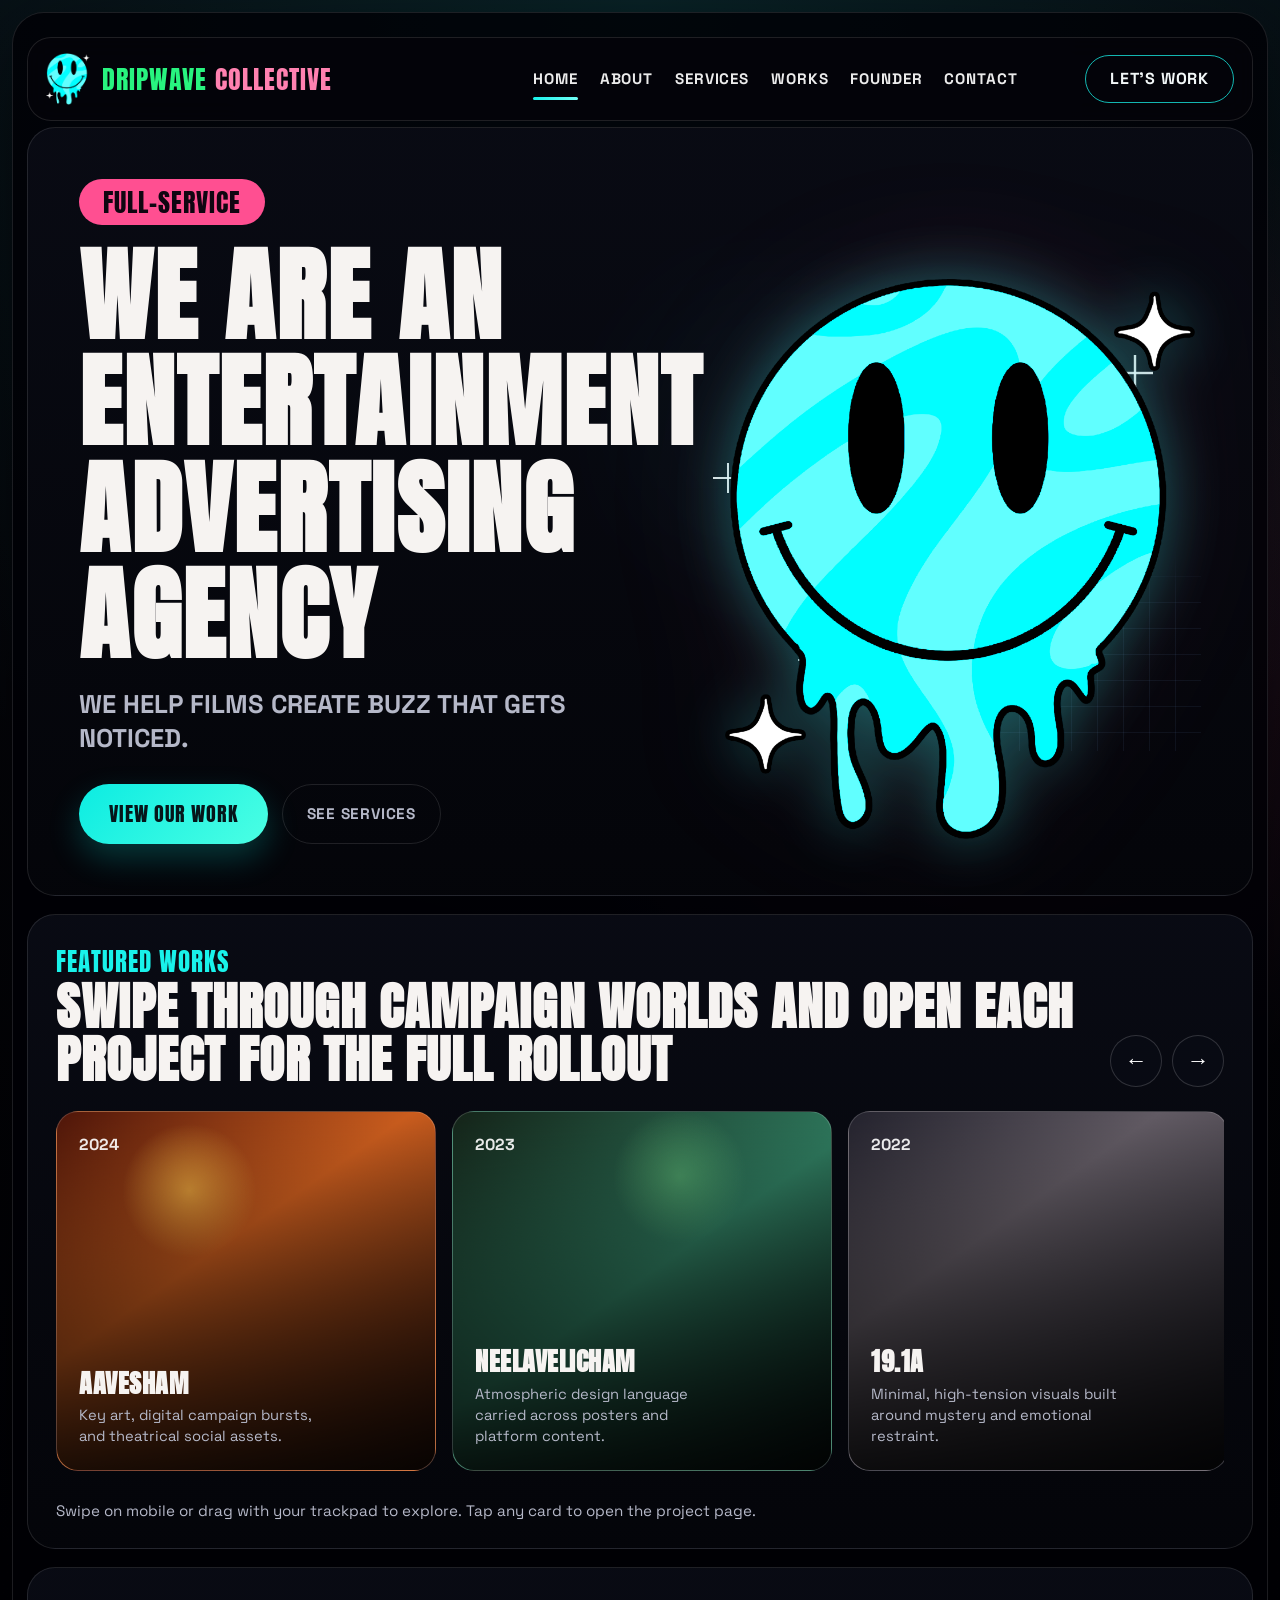
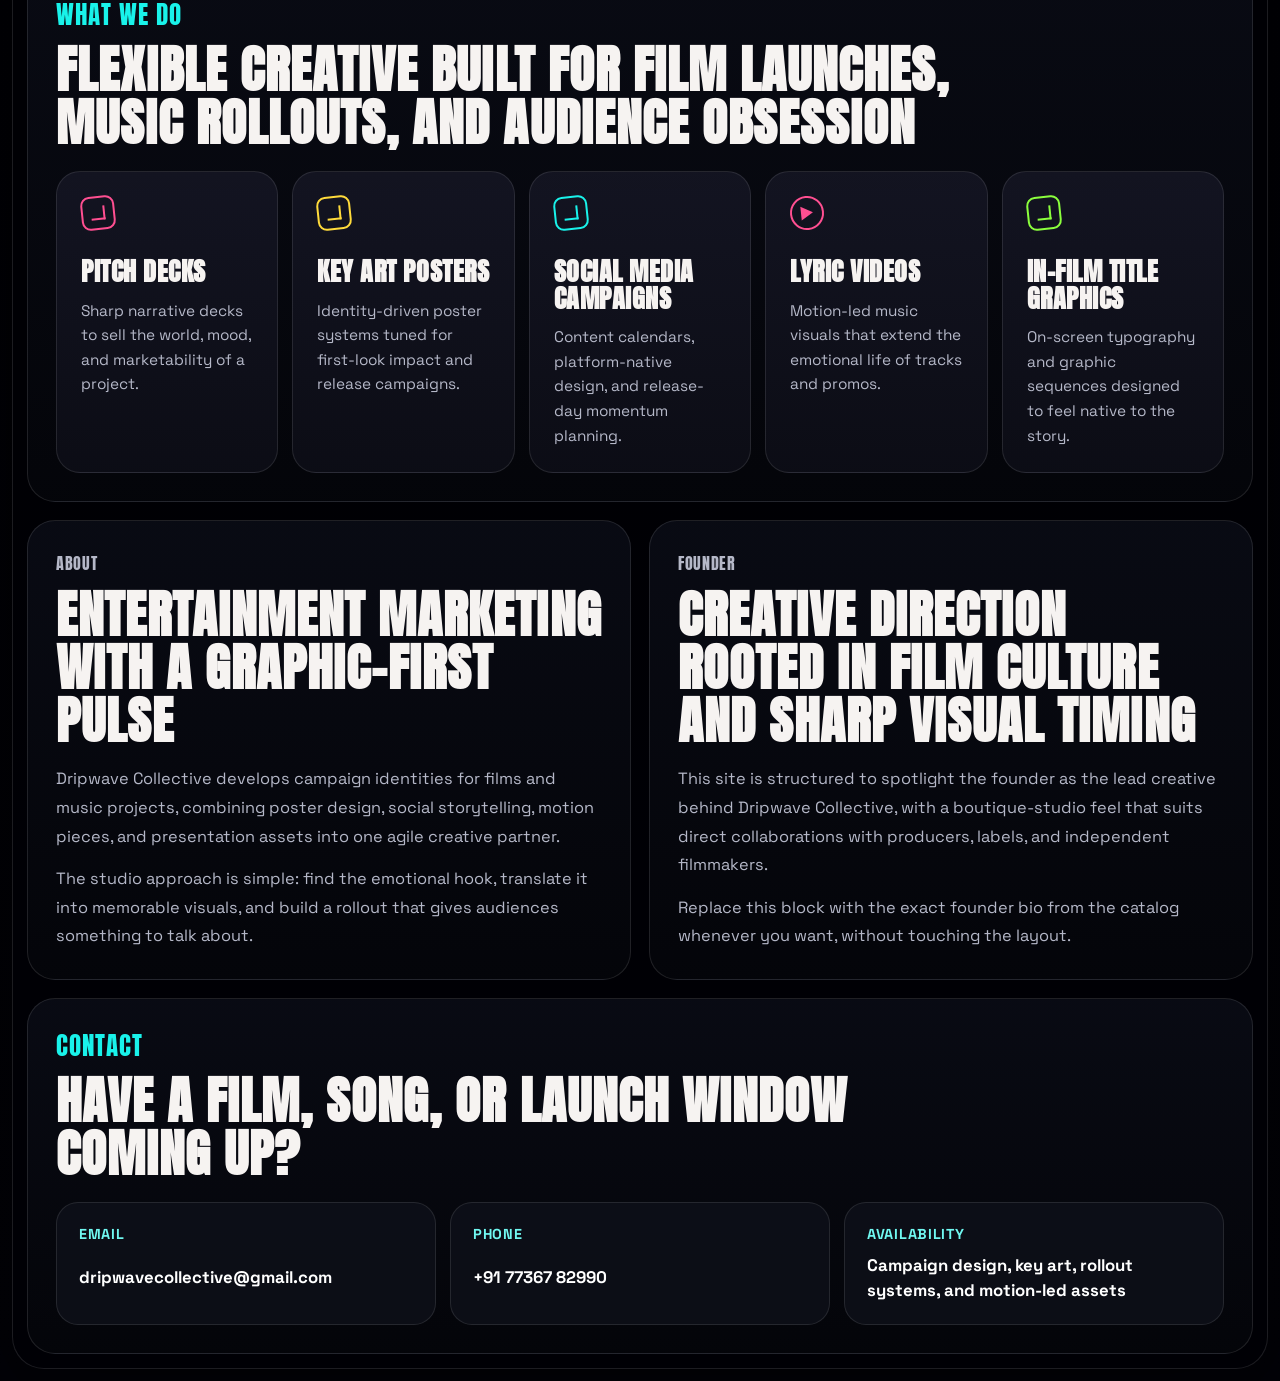
<file: index.html>
<!DOCTYPE html>
<html lang="en">
<head>
  <meta charset="UTF-8">
  <meta name="viewport" content="width=device-width, initial-scale=1.0">
  <title>Dripwave Collective</title>
  <meta
    name="description"
    content="Dripwave Collective is a full-service entertainment advertising agency building buzz for films, campaigns, and music-led visual rollouts."
  >
  <link rel="preconnect" href="https://fonts.googleapis.com">
  <link rel="preconnect" href="https://fonts.gstatic.com" crossorigin>
  <link href="https://fonts.googleapis.com/css2?family=Anton&family=Space+Grotesk:wght@400;500;700&display=swap" rel="stylesheet">
  <link rel="stylesheet" href="./styles.css">
</head>
<body>
  <div class="page-shell">
    <div class="cosmic-glow glow-left"></div>
    <div class="cosmic-glow glow-right"></div>

    <header class="site-header">
      <a class="brand" href="#home" aria-label="Dripwave Collective home">
        <span class="brand-mark"><img class="brand-logo" src="./logo.png" alt="Dripwave Collective logo"></span><span class="brand-copy">
          <span class="brand-drip">Dripwave</span>
          <span class="brand-collective">Collective</span>
        </span>
      </a>

      <button class="nav-toggle" type="button" aria-expanded="false" aria-controls="site-nav">
        <span></span>
        <span></span>
        <span></span>
      </button>

      <nav class="site-nav" id="site-nav" aria-label="Primary">
        <a href="#home" class="is-active">Home</a>
        <a href="#about">About</a>
        <a href="#services">Services</a>
        <a href="#works">Works</a>
        <a href="#founder">Founder</a>
        <a href="#contact">Contact</a>
      </nav>

      <a class="cta-pill desktop-only" href="#contact">Let's Work</a>
    </header>

    <main>
      <section class="hero section-card" id="home">
        <div class="hero-copy">
          <div class="eyebrow-row">
            <span class="badge">Full-Service</span>
          </div>
          <h1>We are an entertainment advertising agency</h1>
          <p class="hero-subtitle">We help films create buzz that gets noticed.</p>
          <div class="hero-actions">
            <a class="primary-button" href="#works">View Our Work</a>
            <a class="secondary-link" href="#services">See Services</a>
          </div>
        </div>

        <div class="hero-visual" aria-hidden="true">
          <div class="sparkle sparkle-a"></div>
          <div class="sparkle sparkle-b"></div>
          <div class="sparkle sparkle-c"></div>
          <div class="orb-grid"></div>
          <div class="hero-mascot"><img class="hero-logo" src="./logo.png" alt=""></div>
        </div>
      </section>

      <section class="works section-card" id="works">
        <div class="section-heading slider-heading">
          <div>
            <p class="section-kicker">Featured Works</p>
            <h2>Swipe through campaign worlds and open each project for the full rollout</h2>
          </div>
          <div class="slider-controls" aria-label="Works slider controls">
            <button class="slider-button" type="button" data-slider-action="prev" aria-label="Previous work">&larr;</button>
            <button class="slider-button" type="button" data-slider-action="next" aria-label="Next work">&rarr;</button>
          </div>
        </div>

        <div class="works-slider" data-slider>
          <a class="work-slide poster poster-aavesham" href="./aavesham.html">
            <span class="poster-year">2024</span>
            <h3>Aavesham</h3>
            <p class="poster-copy">Key art, digital campaign bursts, and theatrical social assets.</p>
          </a>
          <a class="work-slide poster poster-neelavelicham" href="./neelavelicham.html">
            <span class="poster-year">2023</span>
            <h3>Neelavelicham</h3>
            <p class="poster-copy">Atmospheric design language carried across posters and platform content.</p>
          </a>
          <a class="work-slide poster poster-191a" href="./191a.html">
            <span class="poster-year">2022</span>
            <h3>19.1A</h3>
            <p class="poster-copy">Minimal, high-tension visuals built around mystery and emotional restraint.</p>
          </a>
          <a class="work-slide poster poster-vaashi" href="./vaashi.html">
            <span class="poster-year">2022</span>
            <h3>Vaashi</h3>
            <p class="poster-copy">Character-led identity system with courtroom-driven tone and elegance.</p>
          </a>
          <a class="work-slide poster poster-java" href="./operation-java.html">
            <span class="poster-year">2021</span>
            <h3>Operation Java</h3>
            <p class="poster-copy">Tech-thriller campaign pieces with sharp contrast and ensemble energy.</p>
          </a>
          <a class="work-slide poster poster-gymkhana" href="./gymkhana.html">
            <span class="poster-year">Music Video</span>
            <h3>Alappuzha Gymkhana</h3>
            <p class="poster-copy">Performance-led visuals, promo edits, and music-driven campaign films for Alappuzha Gymkhana.</p>
          </a>
          <a class="work-slide poster poster-painkili" href="./painkili.html">
            <span class="poster-year">Campaign</span>
            <h3>Painkili</h3>
            <p class="poster-copy">Poster drops and motion-led social pieces built for fast repeat visibility.</p>
          </a>
          <a class="work-slide poster poster-lovely" href="./lovely.html">
            <span class="poster-year">Campaign</span>
            <h3>Lovely</h3>
            <p class="poster-copy">Poster art, lyric-video support, and promo reels designed for social-first discovery.</p>
          </a>
          <a class="work-slide poster poster-ronth" href="./ronth.html">
            <span class="poster-year">Motion</span>
            <h3>Ronth</h3>
            <p class="poster-copy">Dark mood boards and motion-poster assets gathered into one page.</p>
          </a>
          <a class="work-slide poster poster-music" href="./music-videos.html">
            <span class="poster-year">Format</span>
            <h3>Music Videos</h3>
            <p class="poster-copy">Artwork systems, lyric visuals, and promo frames for music-first releases.</p>
          </a>
        </div>

        <p class="slider-hint">Swipe on mobile or drag with your trackpad to explore. Tap any card to open the project page.</p>
      </section>

      <section class="services section-card" id="services">
        <div class="section-heading">
          <p class="section-kicker">What We Do</p>
          <h2>Flexible creative built for film launches, music rollouts, and audience obsession</h2>
        </div>

        <div class="service-grid">
          <article class="service-card">
            <span class="service-icon pink"></span>
            <h3>Pitch Decks</h3>
            <p>Sharp narrative decks to sell the world, mood, and marketability of a project.</p>
          </article>
          <article class="service-card">
            <span class="service-icon yellow"></span>
            <h3>Key Art Posters</h3>
            <p>Identity-driven poster systems tuned for first-look impact and release campaigns.</p>
          </article>
          <article class="service-card">
            <span class="service-icon cyan"></span>
            <h3>Social Media Campaigns</h3>
            <p>Content calendars, platform-native design, and release-day momentum planning.</p>
          </article>
          <article class="service-card">
            <span class="service-icon pink play"></span>
            <h3>Lyric Videos</h3>
            <p>Motion-led music visuals that extend the emotional life of tracks and promos.</p>
          </article>
          <article class="service-card">
            <span class="service-icon green"></span>
            <h3>In-Film Title Graphics</h3>
            <p>On-screen typography and graphic sequences designed to feel native to the story.</p>
          </article>
        </div>
      </section>

      <section class="about-founder">
        <article class="about section-card" id="about">
          <div class="section-heading compact">
            <p class="section-kicker">About</p>
            <h2>Entertainment marketing with a graphic-first pulse</h2>
          </div>
          <p>
            Dripwave Collective develops campaign identities for films and music projects, combining poster design,
            social storytelling, motion pieces, and presentation assets into one agile creative partner.
          </p>
          <p>
            The studio approach is simple: find the emotional hook, translate it into memorable visuals, and build a
            rollout that gives audiences something to talk about.
          </p>
        </article>

        <article class="founder section-card" id="founder">
          <div class="section-heading compact">
            <p class="section-kicker">Founder</p>
            <h2>Creative direction rooted in film culture and sharp visual timing</h2>
          </div>
          <p>
            This site is structured to spotlight the founder as the lead creative behind Dripwave Collective, with a
            boutique-studio feel that suits direct collaborations with producers, labels, and independent filmmakers.
          </p>
          <p>
            Replace this block with the exact founder bio from the catalog whenever you want, without touching the
            layout.
          </p>
        </article>
      </section>

      <section class="contact section-card" id="contact">
        <div class="section-heading">
          <p class="section-kicker">Contact</p>
          <h2>Have a film, song, or launch window coming up?</h2>
        </div>

        <div class="contact-grid">
          <a class="contact-item" href="mailto:dripwavecollective@gmail.com">
            <span class="contact-label">Email</span>
            <strong>dripwavecollective@gmail.com</strong>
          </a>
          <a class="contact-item" href="tel:+917736782990">
            <span class="contact-label">Phone</span>
            <strong>+91 77367 82990</strong>
          </a>
          <div class="contact-item">
            <span class="contact-label">Availability</span>
            <strong>Campaign design, key art, rollout systems, and motion-led assets</strong>
          </div>
        </div>
      </section>
    </main>
  </div>

  <script src="./script.js"></script>
</body>
</html>
</file>
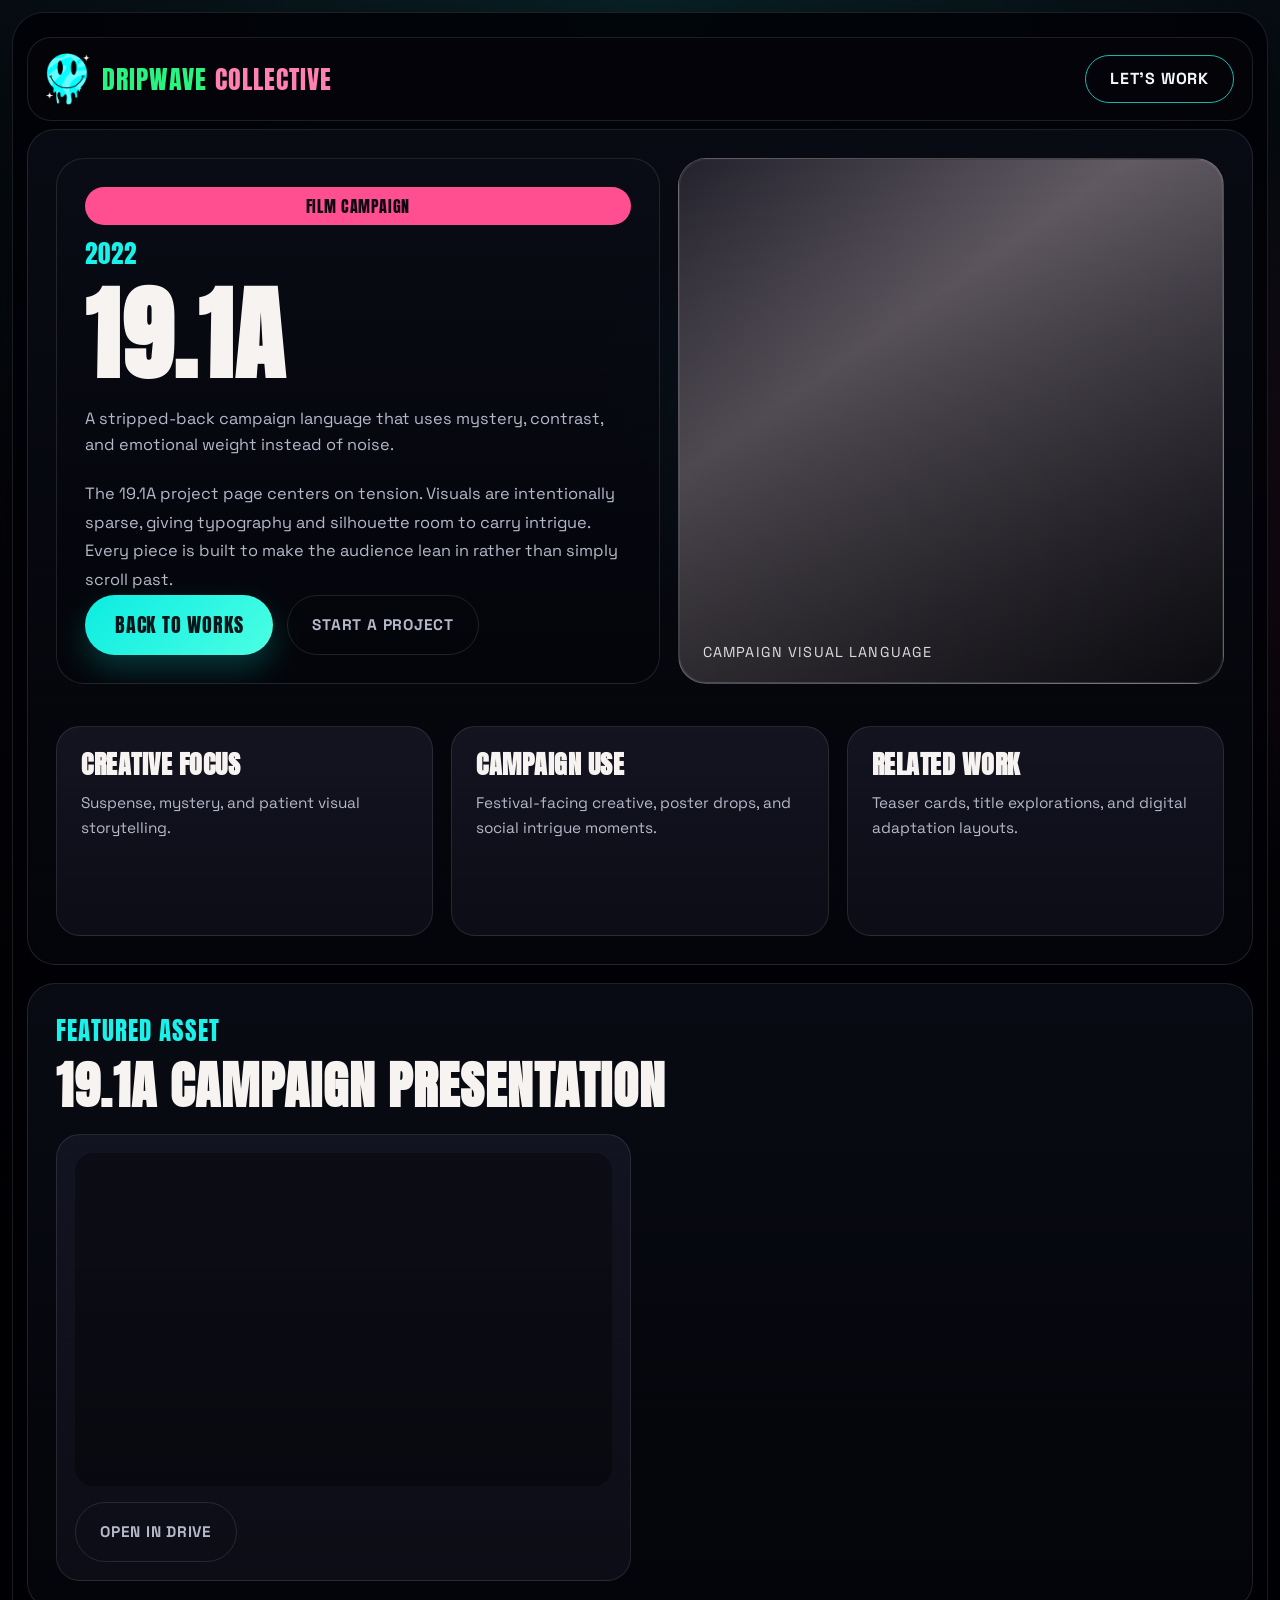
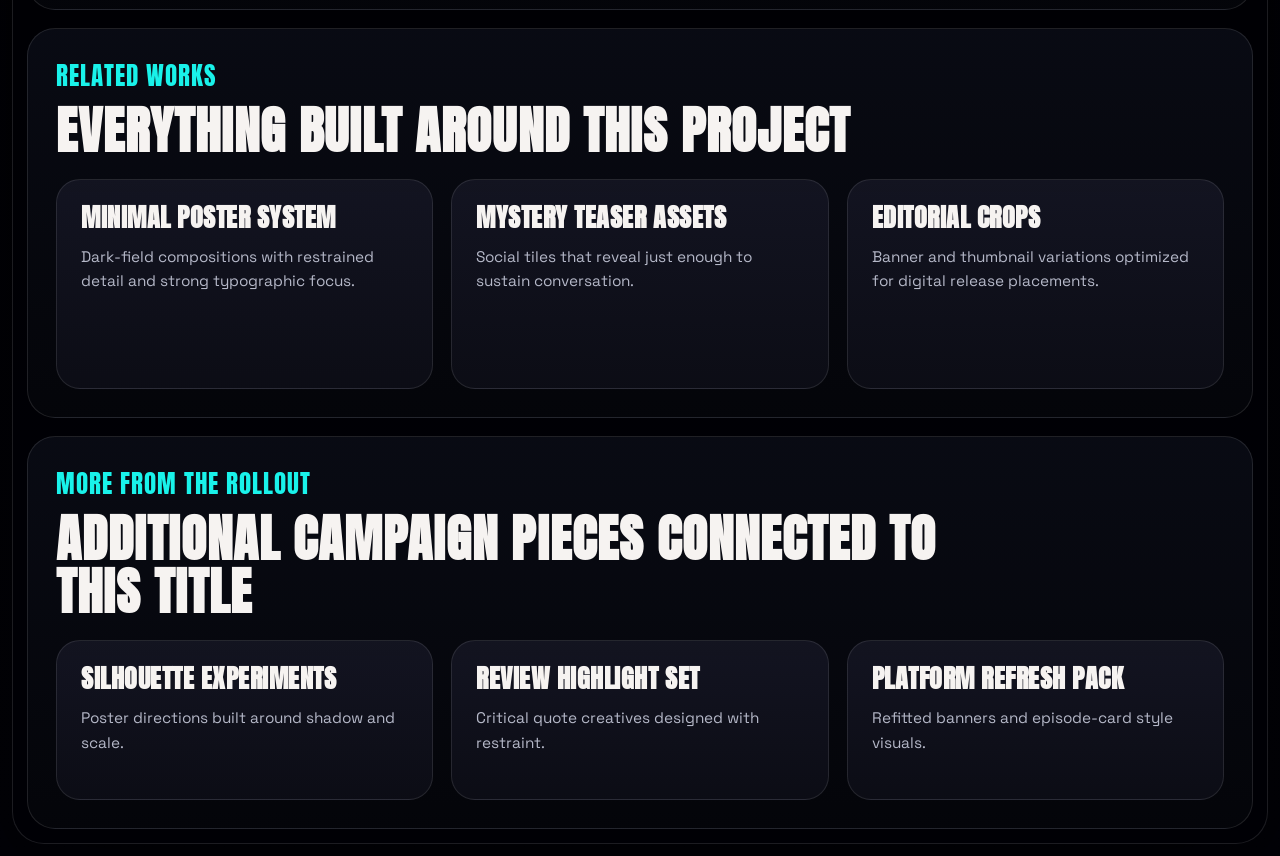
<file: 191a.html>
<!DOCTYPE html>
<html lang="en">
<head>
  <meta charset="UTF-8">
  <meta name="viewport" content="width=device-width, initial-scale=1.0">
  <title>19.1A | Dripwave Collective</title>
  <meta name="description" content="19.1A campaign details for Dripwave Collective.">
  <link rel="preconnect" href="https://fonts.googleapis.com">
  <link rel="preconnect" href="https://fonts.gstatic.com" crossorigin>
  <link href="https://fonts.googleapis.com/css2?family=Anton&family=Space+Grotesk:wght@400;500;700&display=swap" rel="stylesheet">
  <link rel="stylesheet" href="./styles.css">
</head>
<body class="project-page">
  <div class="page-shell">
    <div class="cosmic-glow glow-left"></div>
    <div class="cosmic-glow glow-right"></div>

    <header class="site-header">
      <a class="brand" href="./index.html" aria-label="Dripwave Collective home">
        <span class="brand-mark"><img class="brand-logo" src="./logo.png" alt="Dripwave Collective logo"></span><span class="brand-copy">
          <span class="brand-drip">Dripwave</span>
          <span class="brand-collective">Collective</span>
        </span>
      </a>

      <a class="cta-pill" href="./index.html#contact">Let's Work</a>
    </header>

    <main>
      <section class="project-shell section-card">
        <div class="project-hero">
          <article class="project-stage section-card" data-reveal>
            <div class="project-heading">
              <span class="project-chip">Film Campaign</span>
              <p class="section-kicker">2022</p>
              <h1>19.1A</h1>
              <p class="project-lead">A stripped-back campaign language that uses mystery, contrast, and emotional weight instead of noise.</p>
            </div>
            <p class="project-copy">The 19.1A project page centers on tension. Visuals are intentionally sparse, giving typography and silhouette room to carry intrigue. Every piece is built to make the audience lean in rather than simply scroll past.</p>
            <div class="project-actions">
              <a class="back-link" href="./index.html#works">Back To Works</a>
              <a class="secondary-link" href="./index.html#contact">Start A Project</a>
            </div>
          </article>

          <article class="project-visual poster poster-191a" data-reveal>
            <span class="project-visual-label">Campaign Visual Language</span>
          </article>
        </div>

        <div class="project-meta">
          <article class="project-meta-item" data-reveal>
            <h4>Creative Focus</h4>
            <p>Suspense, mystery, and patient visual storytelling.</p>
          </article>          <article class="project-meta-item" data-reveal>
            <h4>Campaign Use</h4>
            <p>Festival-facing creative, poster drops, and social intrigue moments.</p>
          </article>          <article class="project-meta-item" data-reveal>
            <h4>Related Work</h4>
            <p>Teaser cards, title explorations, and digital adaptation layouts.</p>
          </article>        </div>
      </section>

      <section class="video-gallery section-card">
        <div class="section-heading">
          <p class="section-kicker">Featured Asset</p>
          <h2>19.1A campaign presentation</h2>
        </div>
        <div class="video-grid">
          <article class="video-card" data-reveal>
            <div class="video-frame video-frame-landscape">
              <iframe src="https://drive.google.com/file/d/16ofXTS31gM899-bgE-ZXeDvKSsl6Kkq-/preview" allow="autoplay" title="19.1A Google Drive preview"></iframe>
            </div>
            <div class="project-actions project-actions-inline">
              <a class="secondary-link" href="https://drive.google.com/file/d/16ofXTS31gM899-bgE-ZXeDvKSsl6Kkq-/view" target="_blank" rel="noreferrer">Open In Drive</a>
            </div>
          </article>
        </div>
      </section>
      <section class="deliverables-shell section-card">
        <div class="section-heading">
          <p class="section-kicker">Related Works</p>
          <h2>Everything built around this project</h2>
        </div>
        <div class="deliverables-grid">
          <article class="deliverable" data-reveal>
            <h4>Minimal Poster System</h4>
            <p>Dark-field compositions with restrained detail and strong typographic focus.</p>
          </article>          <article class="deliverable" data-reveal>
            <h4>Mystery Teaser Assets</h4>
            <p>Social tiles that reveal just enough to sustain conversation.</p>
          </article>          <article class="deliverable" data-reveal>
            <h4>Editorial Crops</h4>
            <p>Banner and thumbnail variations optimized for digital release placements.</p>
          </article>        </div>
      </section>

      <section class="related-shell section-card">
        <div class="section-heading">
          <p class="section-kicker">More From The Rollout</p>
          <h2>Additional campaign pieces connected to this title</h2>
        </div>
        <div class="related-grid">
          <article class="related-card" data-reveal>
            <h4>Silhouette Experiments</h4>
            <p>Poster directions built around shadow and scale.</p>
          </article>          <article class="related-card" data-reveal>
            <h4>Review Highlight Set</h4>
            <p>Critical quote creatives designed with restraint.</p>
          </article>          <article class="related-card" data-reveal>
            <h4>Platform Refresh Pack</h4>
            <p>Refitted banners and episode-card style visuals.</p>
          </article>        </div>
      </section>
    </main>
  </div>

  <script src="./script.js"></script>
</body>
</html>
</file>
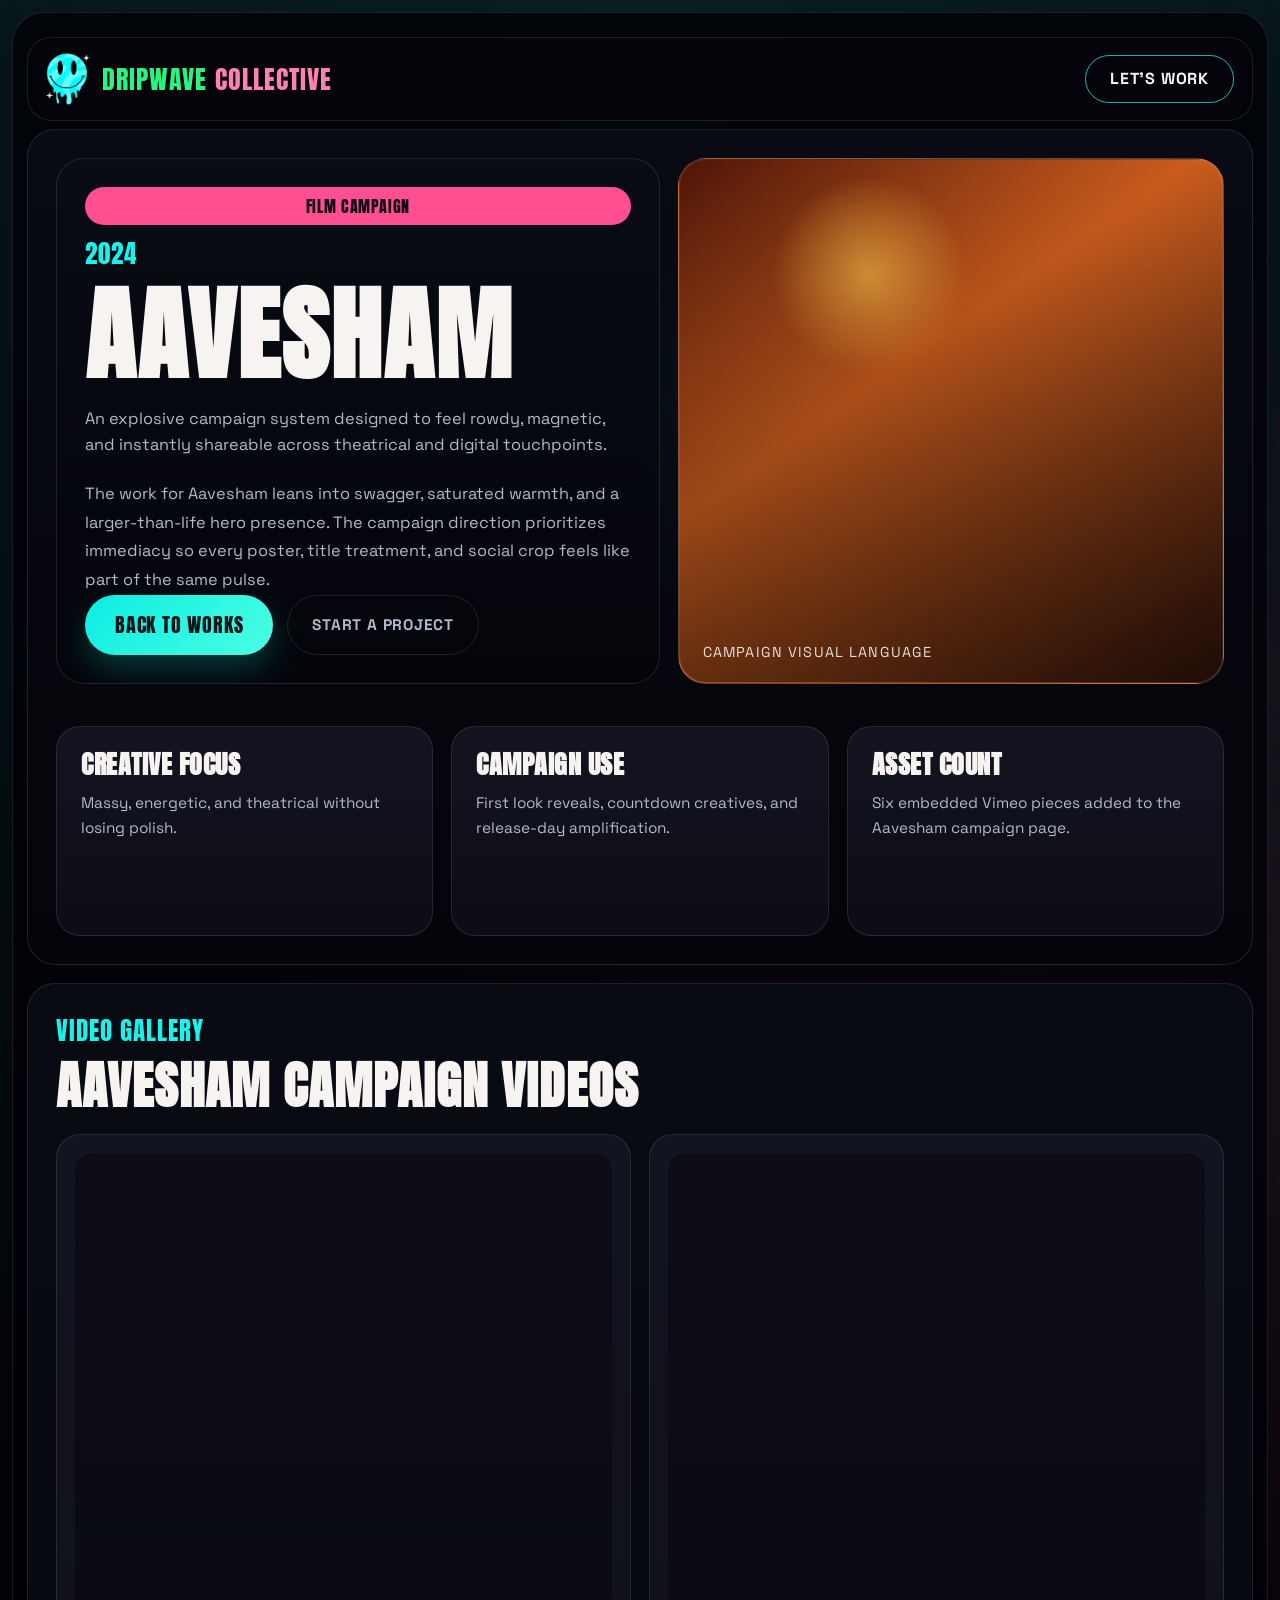
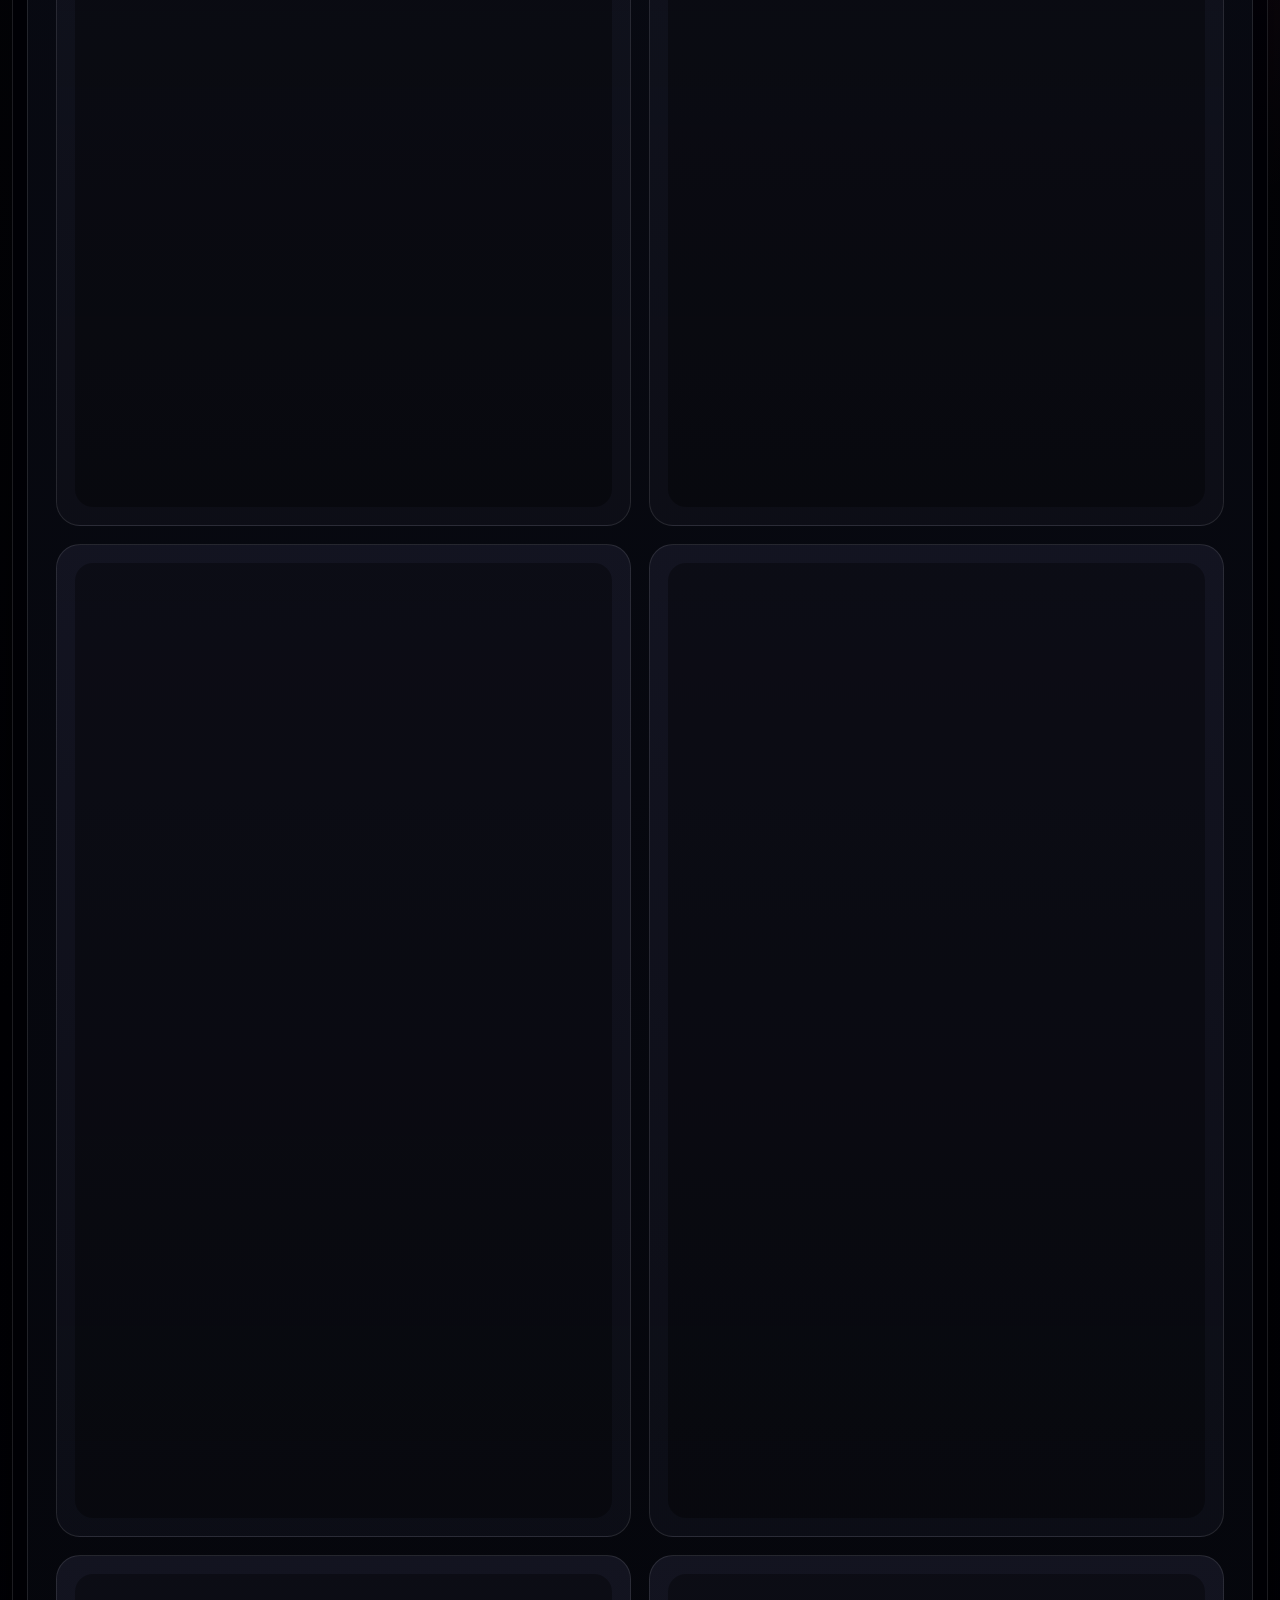
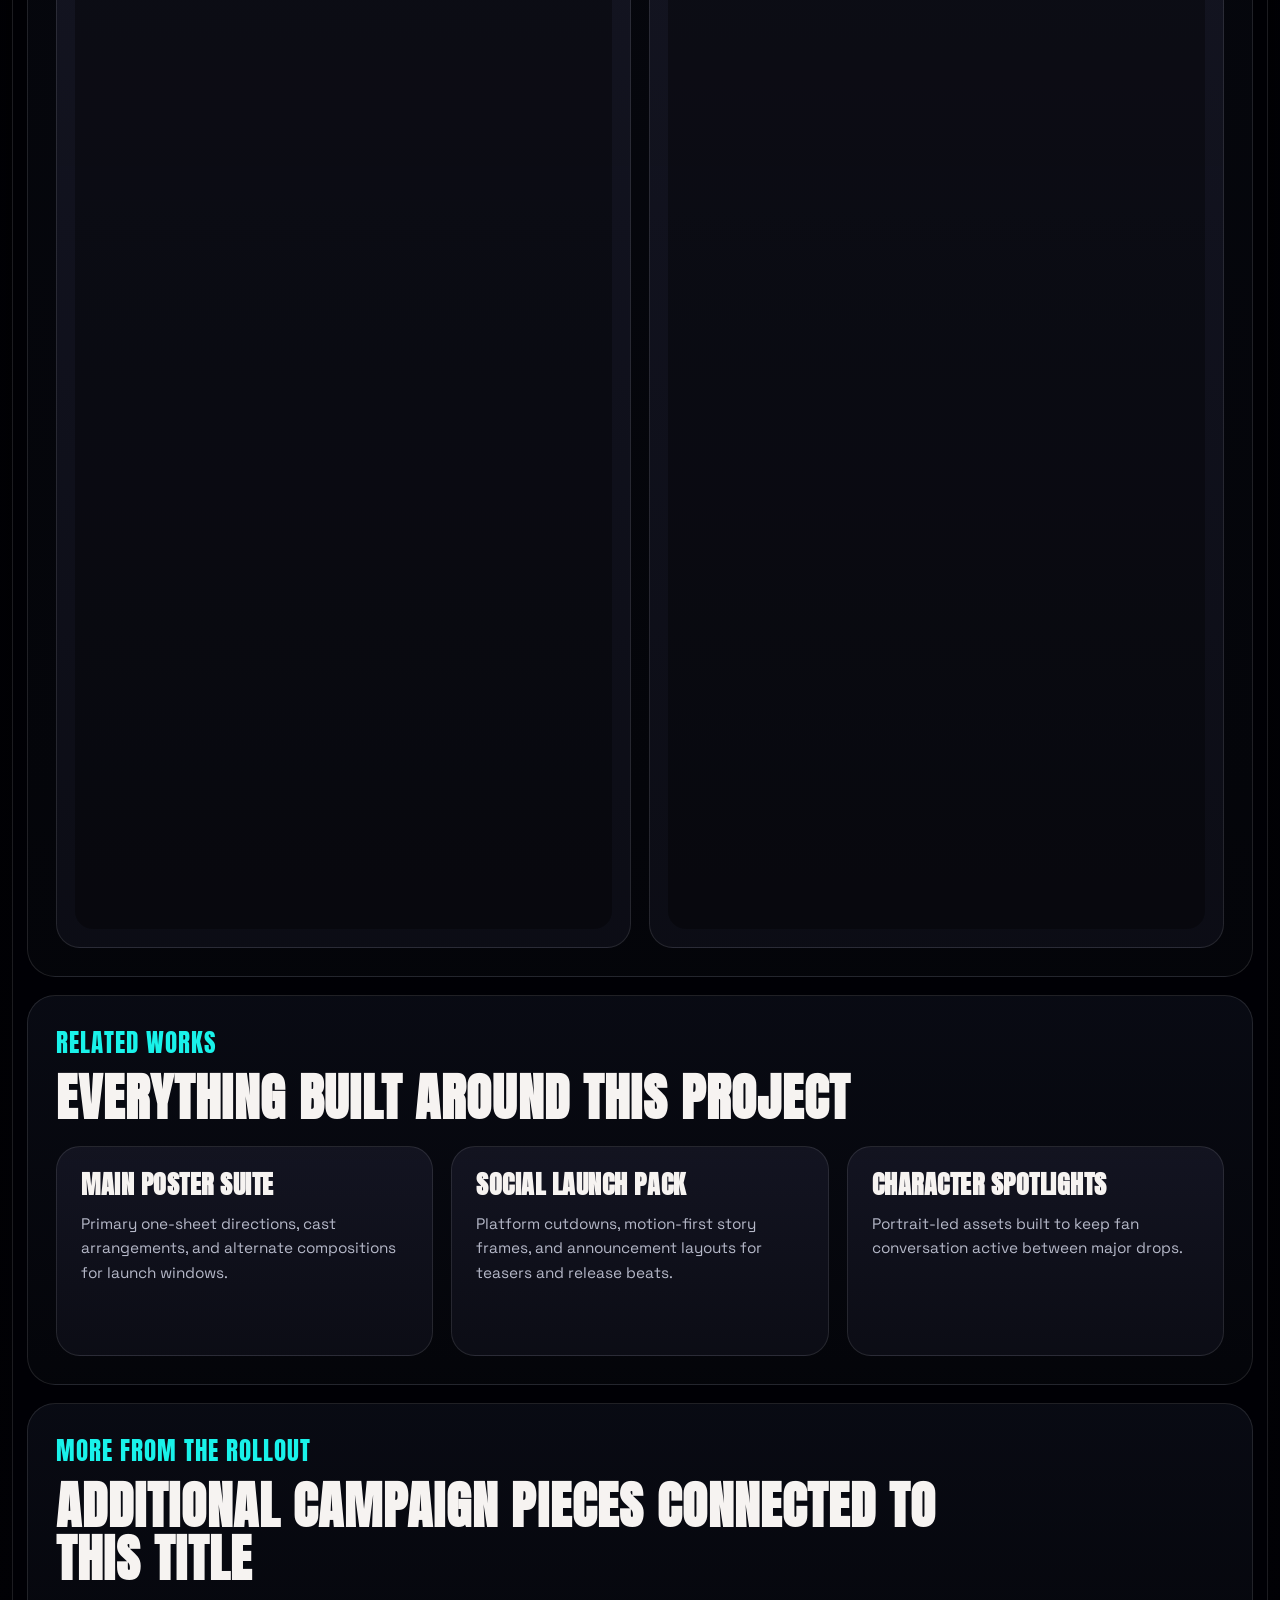
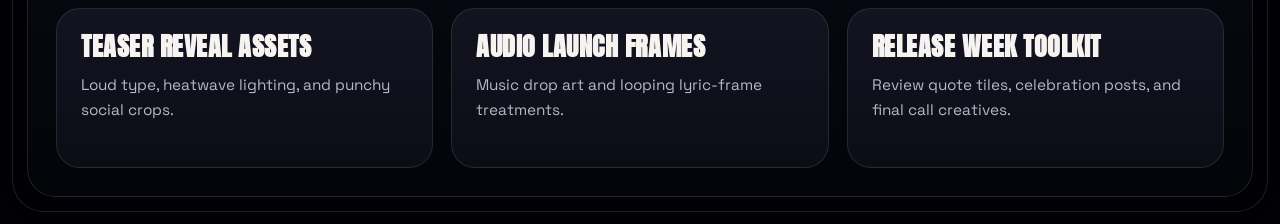
<file: aavesham.html>
<!DOCTYPE html>
<html lang="en">
<head>
  <meta charset="UTF-8">
  <meta name="viewport" content="width=device-width, initial-scale=1.0">
  <title>Aavesham | Dripwave Collective</title>
  <meta name="description" content="Aavesham campaign details for Dripwave Collective.">
  <link rel="preconnect" href="https://fonts.googleapis.com">
  <link rel="preconnect" href="https://fonts.gstatic.com" crossorigin>
  <link href="https://fonts.googleapis.com/css2?family=Anton&family=Space+Grotesk:wght@400;500;700&display=swap" rel="stylesheet">
  <link rel="stylesheet" href="./styles.css">
</head>
<body class="project-page">
  <div class="page-shell">
    <div class="cosmic-glow glow-left"></div>
    <div class="cosmic-glow glow-right"></div>

    <header class="site-header">
      <a class="brand" href="./index.html" aria-label="Dripwave Collective home">
        <span class="brand-mark"><img class="brand-logo" src="./logo.png" alt="Dripwave Collective logo"></span><span class="brand-copy">
          <span class="brand-drip">Dripwave</span>
          <span class="brand-collective">Collective</span>
        </span>
      </a>

      <a class="cta-pill" href="./index.html#contact">Let's Work</a>
    </header>

    <main>
      <section class="project-shell section-card">
        <div class="project-hero">
          <article class="project-stage section-card" data-reveal>
            <div class="project-heading">
              <span class="project-chip">Film Campaign</span>
              <p class="section-kicker">2024</p>
              <h1>Aavesham</h1>
              <p class="project-lead">An explosive campaign system designed to feel rowdy, magnetic, and instantly shareable across theatrical and digital touchpoints.</p>
            </div>
            <p class="project-copy">The work for Aavesham leans into swagger, saturated warmth, and a larger-than-life hero presence. The campaign direction prioritizes immediacy so every poster, title treatment, and social crop feels like part of the same pulse.</p>
            <div class="project-actions">
              <a class="back-link" href="./index.html#works">Back To Works</a>
              <a class="secondary-link" href="./index.html#contact">Start A Project</a>
            </div>
          </article>

          <article class="project-visual poster poster-aavesham" data-reveal>
            <span class="project-visual-label">Campaign Visual Language</span>
          </article>
        </div>

        <div class="project-meta">
          <article class="project-meta-item" data-reveal>
            <h4>Creative Focus</h4>
            <p>Massy, energetic, and theatrical without losing polish.</p>
          </article>
          <article class="project-meta-item" data-reveal>
            <h4>Campaign Use</h4>
            <p>First look reveals, countdown creatives, and release-day amplification.</p>
          </article>
          <article class="project-meta-item" data-reveal>
            <h4>Asset Count</h4>
            <p>Six embedded Vimeo pieces added to the Aavesham campaign page.</p>
          </article>
        </div>
      </section>

      <section class="video-gallery section-card">
        <div class="section-heading">
          <p class="section-kicker">Video Gallery</p>
          <h2>Aavesham campaign videos</h2>
        </div>
        <div class="video-grid">
          <article class="video-card" data-reveal><div class="video-frame"><iframe src="https://player.vimeo.com/video/1173640038" allow="autoplay; fullscreen; picture-in-picture" allowfullscreen title="Aavesham video 1"></iframe></div></article>
          <article class="video-card" data-reveal><div class="video-frame"><iframe src="https://player.vimeo.com/video/1173640058" allow="autoplay; fullscreen; picture-in-picture" allowfullscreen title="Aavesham video 2"></iframe></div></article>
          <article class="video-card" data-reveal><div class="video-frame"><iframe src="https://player.vimeo.com/video/1173640068" allow="autoplay; fullscreen; picture-in-picture" allowfullscreen title="Aavesham video 3"></iframe></div></article>
          <article class="video-card" data-reveal><div class="video-frame"><iframe src="https://player.vimeo.com/video/1173640078" allow="autoplay; fullscreen; picture-in-picture" allowfullscreen title="Aavesham video 4"></iframe></div></article>
          <article class="video-card" data-reveal><div class="video-frame"><iframe src="https://player.vimeo.com/video/1173640094" allow="autoplay; fullscreen; picture-in-picture" allowfullscreen title="Aavesham video 5"></iframe></div></article>
          <article class="video-card" data-reveal><div class="video-frame"><iframe src="https://player.vimeo.com/video/1173640106" allow="autoplay; fullscreen; picture-in-picture" allowfullscreen title="Aavesham video 6"></iframe></div></article>
        </div>
      </section>

      <section class="deliverables-shell section-card">
        <div class="section-heading">
          <p class="section-kicker">Related Works</p>
          <h2>Everything built around this project</h2>
        </div>
        <div class="deliverables-grid">
          <article class="deliverable" data-reveal>
            <h4>Main Poster Suite</h4>
            <p>Primary one-sheet directions, cast arrangements, and alternate compositions for launch windows.</p>
          </article>
          <article class="deliverable" data-reveal>
            <h4>Social Launch Pack</h4>
            <p>Platform cutdowns, motion-first story frames, and announcement layouts for teasers and release beats.</p>
          </article>
          <article class="deliverable" data-reveal>
            <h4>Character Spotlights</h4>
            <p>Portrait-led assets built to keep fan conversation active between major drops.</p>
          </article>
        </div>
      </section>

      <section class="related-shell section-card">
        <div class="section-heading">
          <p class="section-kicker">More From The Rollout</p>
          <h2>Additional campaign pieces connected to this title</h2>
        </div>
        <div class="related-grid">
          <article class="related-card" data-reveal>
            <h4>Teaser Reveal Assets</h4>
            <p>Loud type, heatwave lighting, and punchy social crops.</p>
          </article>
          <article class="related-card" data-reveal>
            <h4>Audio Launch Frames</h4>
            <p>Music drop art and looping lyric-frame treatments.</p>
          </article>
          <article class="related-card" data-reveal>
            <h4>Release Week Toolkit</h4>
            <p>Review quote tiles, celebration posts, and final call creatives.</p>
          </article>
        </div>
      </section>
    </main>
  </div>

  <script src="./script.js"></script>
</body>
</html>
</file>
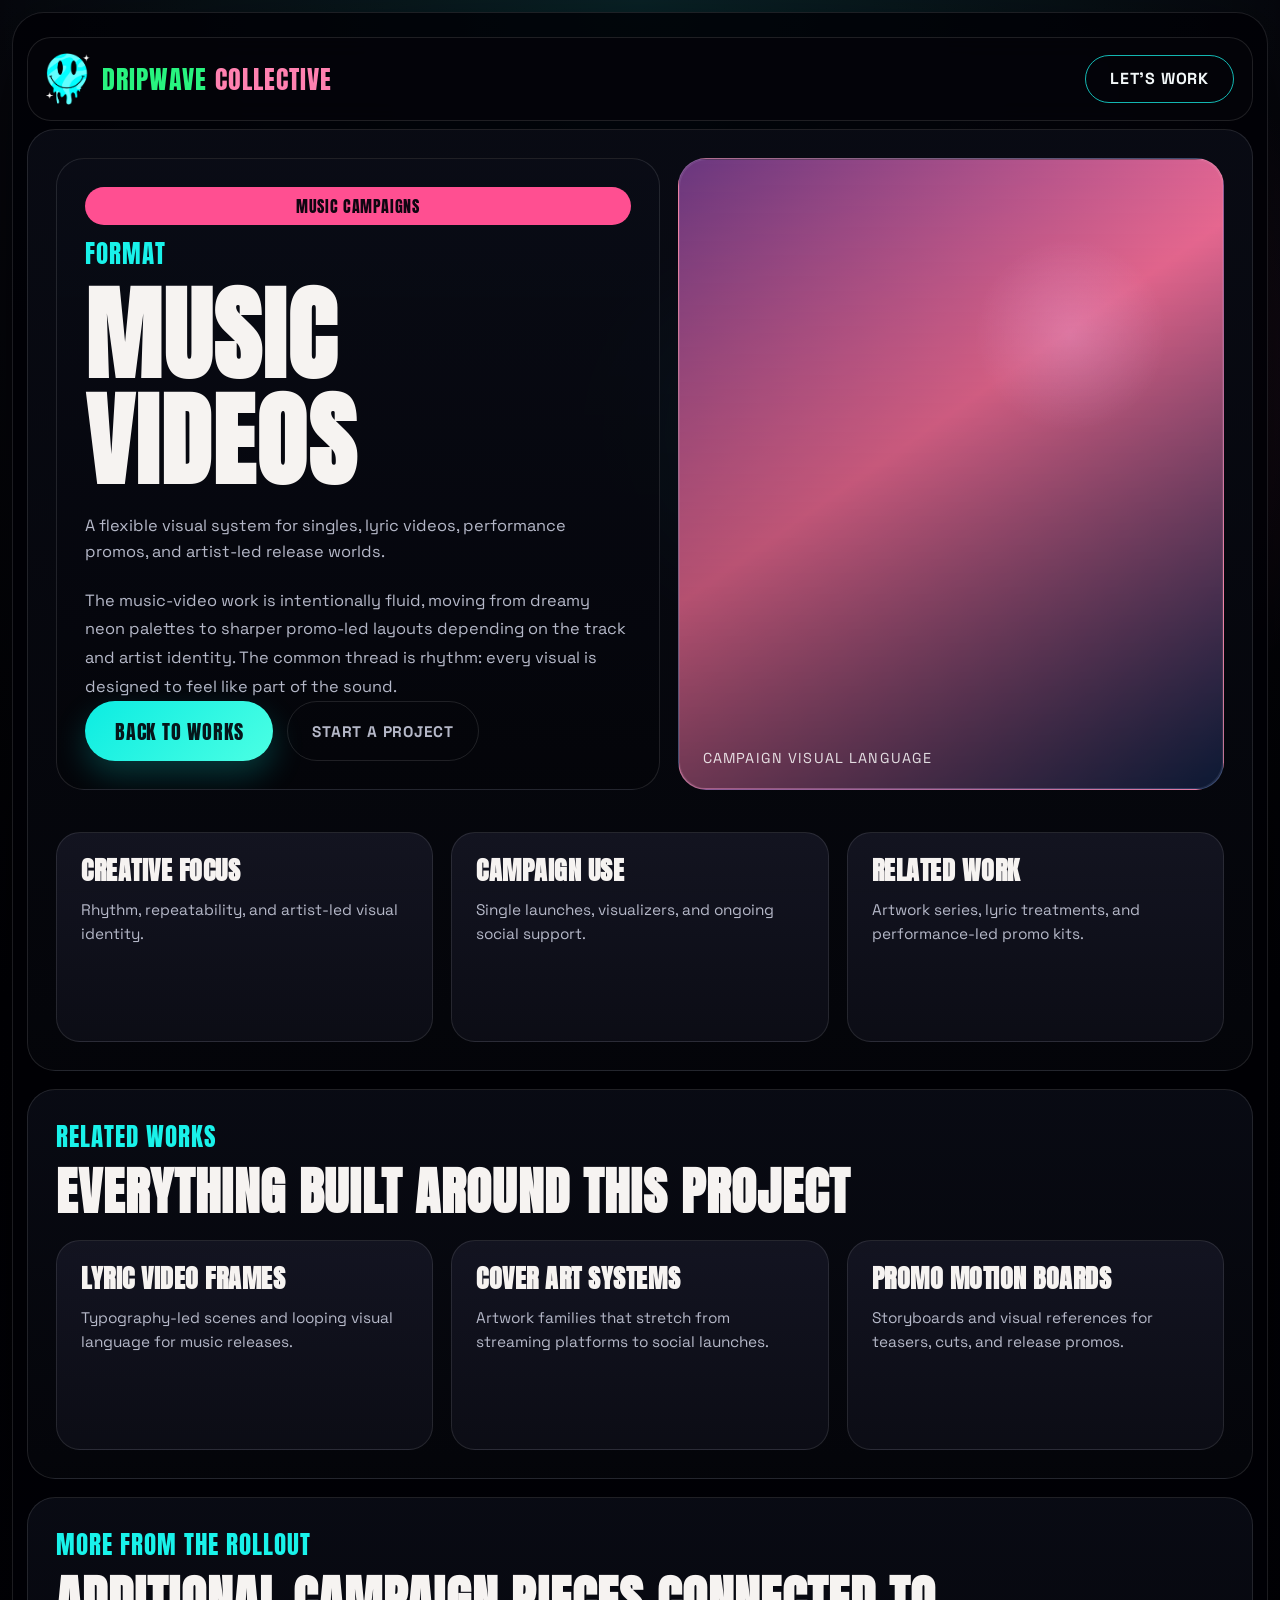
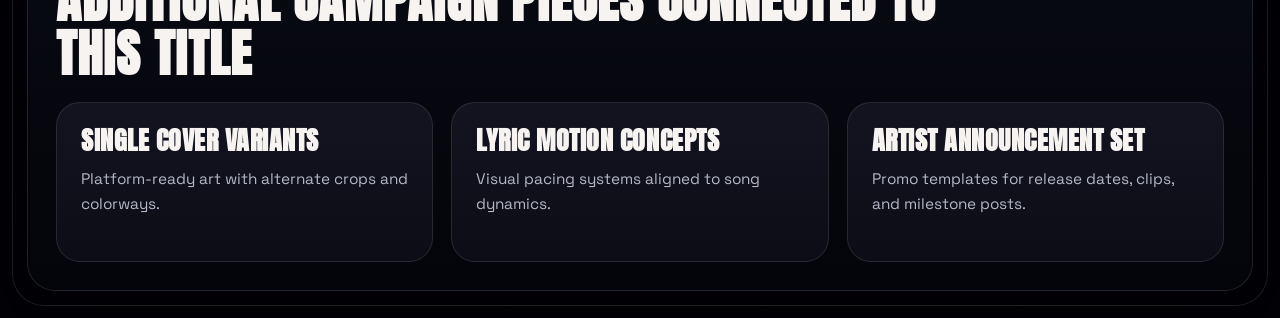
<file: music-videos.html>
<!DOCTYPE html>
<html lang="en">
<head>
  <meta charset="UTF-8">
  <meta name="viewport" content="width=device-width, initial-scale=1.0">
  <title>Music Videos | Dripwave Collective</title>
  <meta name="description" content="Music Videos campaign details for Dripwave Collective.">
  <link rel="preconnect" href="https://fonts.googleapis.com">
  <link rel="preconnect" href="https://fonts.gstatic.com" crossorigin>
  <link href="https://fonts.googleapis.com/css2?family=Anton&family=Space+Grotesk:wght@400;500;700&display=swap" rel="stylesheet">
  <link rel="stylesheet" href="./styles.css">
</head>
<body class="project-page">
  <div class="page-shell">
    <div class="cosmic-glow glow-left"></div>
    <div class="cosmic-glow glow-right"></div>

    <header class="site-header">
      <a class="brand" href="./index.html" aria-label="Dripwave Collective home">
        <span class="brand-mark"><img class="brand-logo" src="./logo.png" alt="Dripwave Collective logo"></span><span class="brand-copy">
          <span class="brand-drip">Dripwave</span>
          <span class="brand-collective">Collective</span>
        </span>
      </a>

      <a class="cta-pill" href="./index.html#contact">Let's Work</a>
    </header>

    <main>
      <section class="project-shell section-card">
        <div class="project-hero">
          <article class="project-stage section-card" data-reveal>
            <div class="project-heading">
              <span class="project-chip">Music Campaigns</span>
              <p class="section-kicker">Format</p>
              <h1>Music Videos</h1>
              <p class="project-lead">A flexible visual system for singles, lyric videos, performance promos, and artist-led release worlds.</p>
            </div>
            <p class="project-copy">The music-video work is intentionally fluid, moving from dreamy neon palettes to sharper promo-led layouts depending on the track and artist identity. The common thread is rhythm: every visual is designed to feel like part of the sound.</p>
            <div class="project-actions">
              <a class="back-link" href="./index.html#works">Back To Works</a>
              <a class="secondary-link" href="./index.html#contact">Start A Project</a>
            </div>
          </article>

          <article class="project-visual poster poster-music" data-reveal>
            <span class="project-visual-label">Campaign Visual Language</span>
          </article>
        </div>

        <div class="project-meta">
          <article class="project-meta-item" data-reveal>
            <h4>Creative Focus</h4>
            <p>Rhythm, repeatability, and artist-led visual identity.</p>
          </article>          <article class="project-meta-item" data-reveal>
            <h4>Campaign Use</h4>
            <p>Single launches, visualizers, and ongoing social support.</p>
          </article>          <article class="project-meta-item" data-reveal>
            <h4>Related Work</h4>
            <p>Artwork series, lyric treatments, and performance-led promo kits.</p>
          </article>        </div>
      </section>

      <section class="deliverables-shell section-card">
        <div class="section-heading">
          <p class="section-kicker">Related Works</p>
          <h2>Everything built around this project</h2>
        </div>
        <div class="deliverables-grid">
          <article class="deliverable" data-reveal>
            <h4>Lyric Video Frames</h4>
            <p>Typography-led scenes and looping visual language for music releases.</p>
          </article>          <article class="deliverable" data-reveal>
            <h4>Cover Art Systems</h4>
            <p>Artwork families that stretch from streaming platforms to social launches.</p>
          </article>          <article class="deliverable" data-reveal>
            <h4>Promo Motion Boards</h4>
            <p>Storyboards and visual references for teasers, cuts, and release promos.</p>
          </article>        </div>
      </section>

      <section class="related-shell section-card">
        <div class="section-heading">
          <p class="section-kicker">More From The Rollout</p>
          <h2>Additional campaign pieces connected to this title</h2>
        </div>
        <div class="related-grid">
          <article class="related-card" data-reveal>
            <h4>Single Cover Variants</h4>
            <p>Platform-ready art with alternate crops and colorways.</p>
          </article>          <article class="related-card" data-reveal>
            <h4>Lyric Motion Concepts</h4>
            <p>Visual pacing systems aligned to song dynamics.</p>
          </article>          <article class="related-card" data-reveal>
            <h4>Artist Announcement Set</h4>
            <p>Promo templates for release dates, clips, and milestone posts.</p>
          </article>        </div>
      </section>
    </main>
  </div>

  <script src="./script.js"></script>
</body>
</html>
</file>
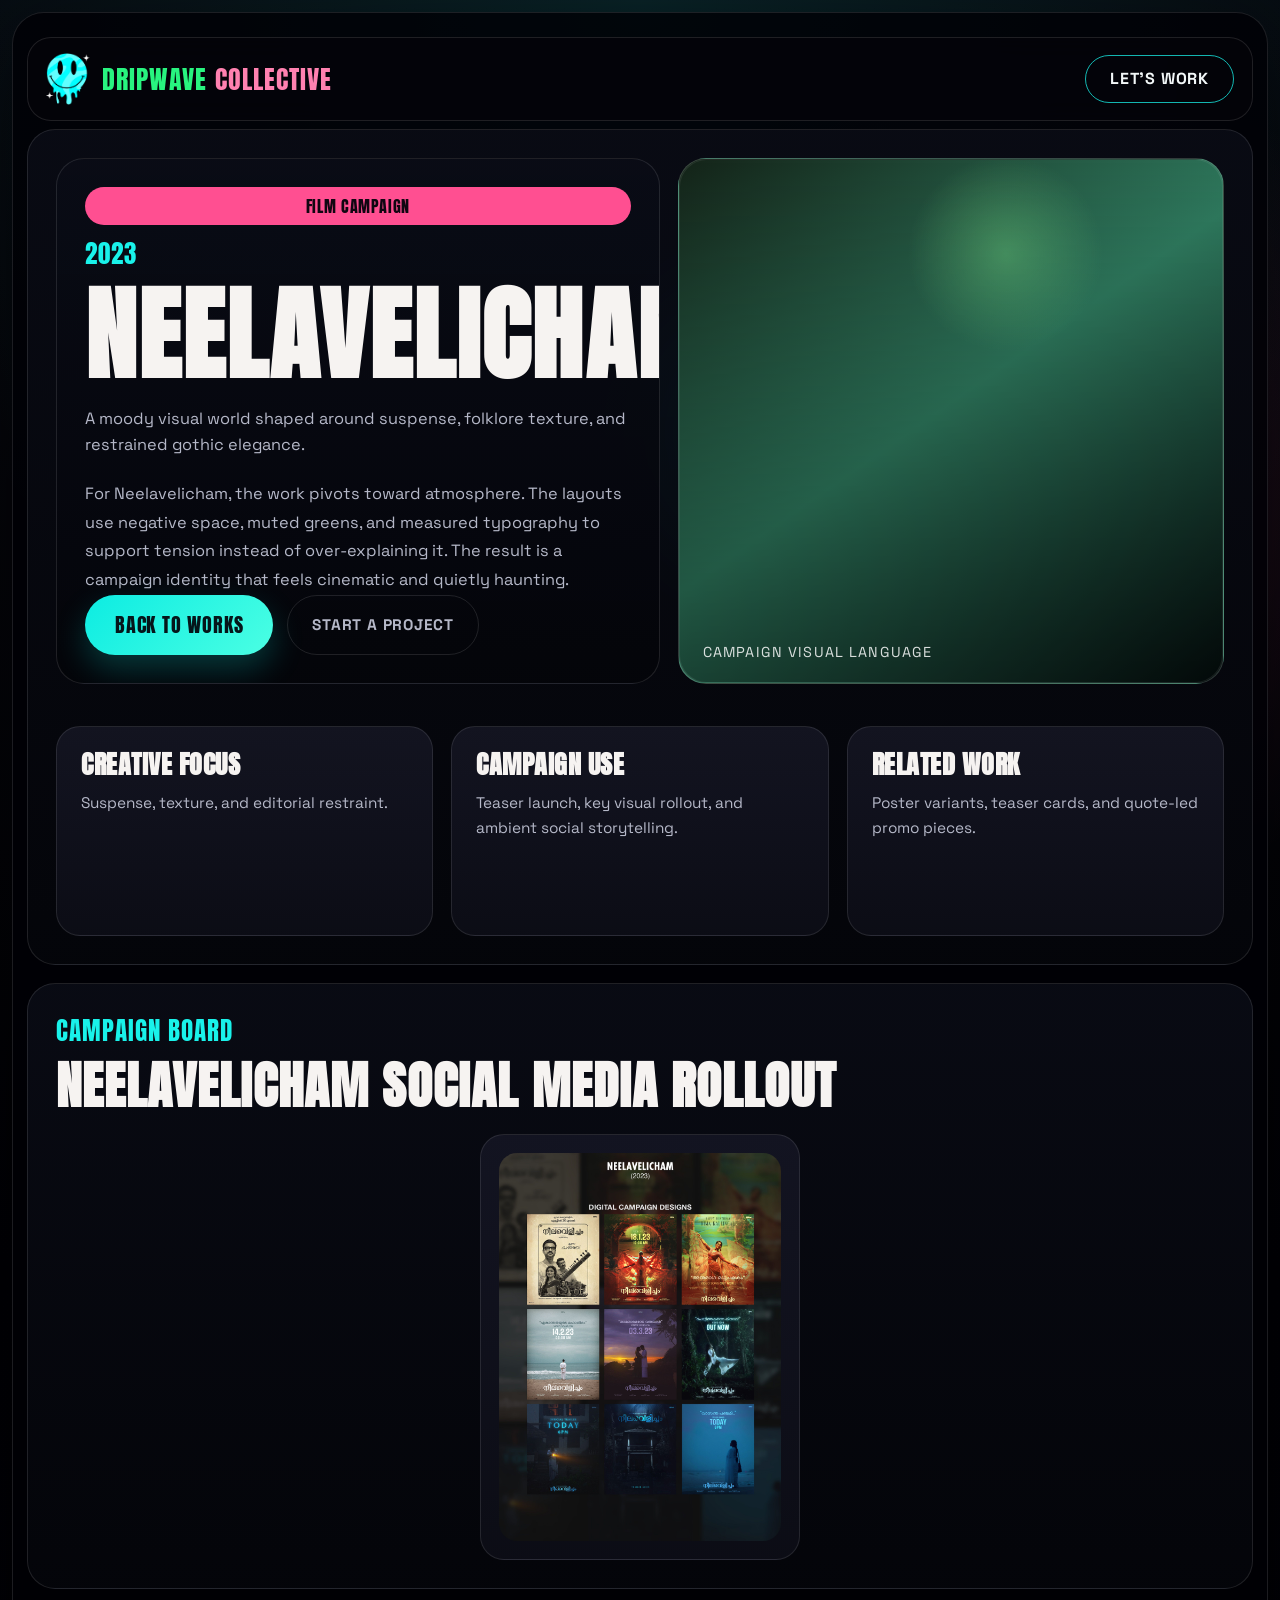
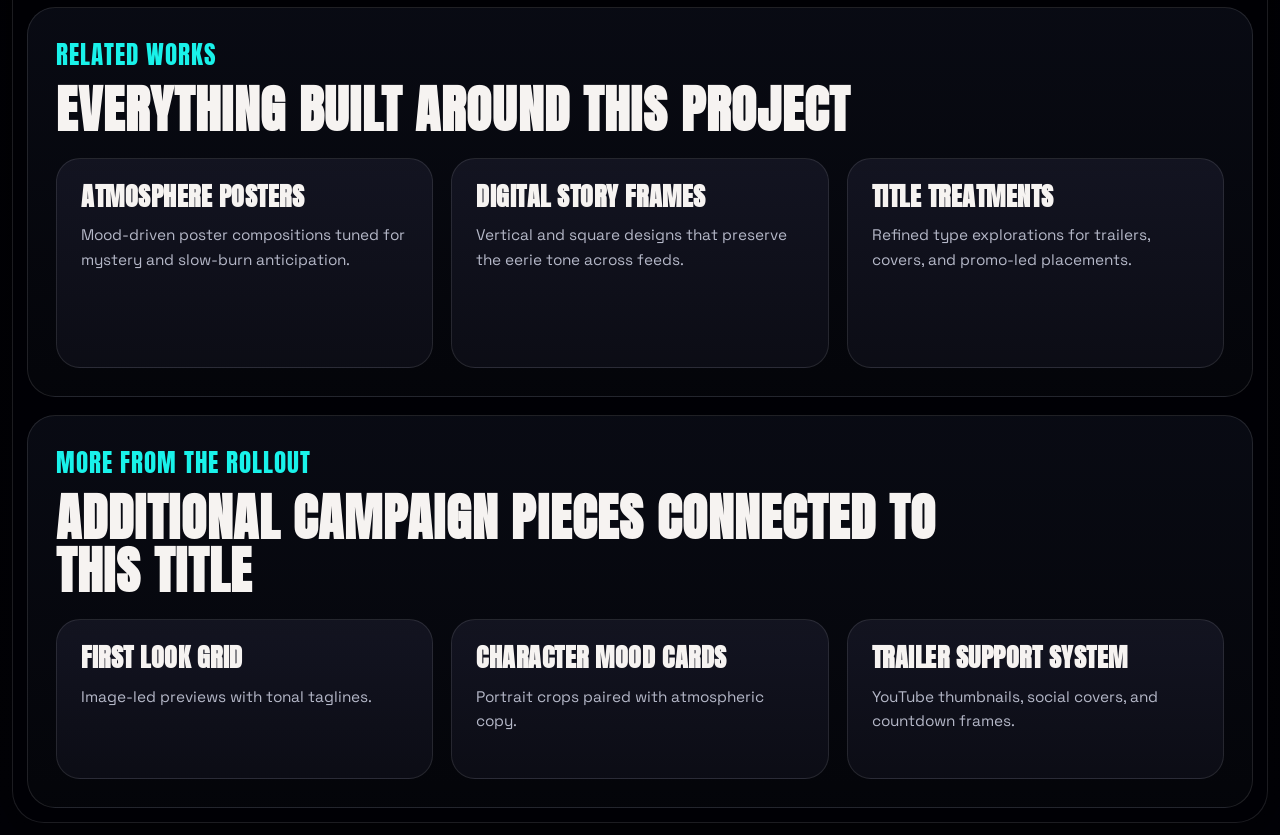
<file: neelavelicham.html>
<!DOCTYPE html>
<html lang="en">
<head>
  <meta charset="UTF-8">
  <meta name="viewport" content="width=device-width, initial-scale=1.0">
  <title>Neelavelicham | Dripwave Collective</title>
  <meta name="description" content="Neelavelicham campaign details for Dripwave Collective.">
  <link rel="preconnect" href="https://fonts.googleapis.com">
  <link rel="preconnect" href="https://fonts.gstatic.com" crossorigin>
  <link href="https://fonts.googleapis.com/css2?family=Anton&family=Space+Grotesk:wght@400;500;700&display=swap" rel="stylesheet">
  <link rel="stylesheet" href="./styles.css">
</head>
<body class="project-page">
  <div class="page-shell">
    <div class="cosmic-glow glow-left"></div>
    <div class="cosmic-glow glow-right"></div>

    <header class="site-header">
      <a class="brand" href="./index.html" aria-label="Dripwave Collective home">
        <span class="brand-mark"><img class="brand-logo" src="./logo.png" alt="Dripwave Collective logo"></span><span class="brand-copy">
          <span class="brand-drip">Dripwave</span>
          <span class="brand-collective">Collective</span>
        </span>
      </a>

      <a class="cta-pill" href="./index.html#contact">Let's Work</a>
    </header>

    <main>
      <section class="project-shell section-card">
        <div class="project-hero">
          <article class="project-stage section-card" data-reveal>
            <div class="project-heading">
              <span class="project-chip">Film Campaign</span>
              <p class="section-kicker">2023</p>
              <h1>Neelavelicham</h1>
              <p class="project-lead">A moody visual world shaped around suspense, folklore texture, and restrained gothic elegance.</p>
            </div>
            <p class="project-copy">For Neelavelicham, the work pivots toward atmosphere. The layouts use negative space, muted greens, and measured typography to support tension instead of over-explaining it. The result is a campaign identity that feels cinematic and quietly haunting.</p>
            <div class="project-actions">
              <a class="back-link" href="./index.html#works">Back To Works</a>
              <a class="secondary-link" href="./index.html#contact">Start A Project</a>
            </div>
          </article>

          <article class="project-visual poster poster-neelavelicham" data-reveal>
            <span class="project-visual-label">Campaign Visual Language</span>
          </article>
        </div>

        <div class="project-meta">
          <article class="project-meta-item" data-reveal>
            <h4>Creative Focus</h4>
            <p>Suspense, texture, and editorial restraint.</p>
          </article>          <article class="project-meta-item" data-reveal>
            <h4>Campaign Use</h4>
            <p>Teaser launch, key visual rollout, and ambient social storytelling.</p>
          </article>          <article class="project-meta-item" data-reveal>
            <h4>Related Work</h4>
            <p>Poster variants, teaser cards, and quote-led promo pieces.</p>
          </article>        </div>
      </section>

      <section class="image-gallery section-card">
        <div class="section-heading">
          <p class="section-kicker">Campaign Board</p>
          <h2>Neelavelicham social media rollout</h2>
        </div>
        <div class="image-grid">
          <article class="image-card" data-reveal>
            <img src="./neelavelicham-board.png" alt="Neelavelicham digital campaign designs board">
          </article>
        </div>
      </section>
      <section class="deliverables-shell section-card">
        <div class="section-heading">
          <p class="section-kicker">Related Works</p>
          <h2>Everything built around this project</h2>
        </div>
        <div class="deliverables-grid">
          <article class="deliverable" data-reveal>
            <h4>Atmosphere Posters</h4>
            <p>Mood-driven poster compositions tuned for mystery and slow-burn anticipation.</p>
          </article>          <article class="deliverable" data-reveal>
            <h4>Digital Story Frames</h4>
            <p>Vertical and square designs that preserve the eerie tone across feeds.</p>
          </article>          <article class="deliverable" data-reveal>
            <h4>Title Treatments</h4>
            <p>Refined type explorations for trailers, covers, and promo-led placements.</p>
          </article>        </div>
      </section>

      <section class="related-shell section-card">
        <div class="section-heading">
          <p class="section-kicker">More From The Rollout</p>
          <h2>Additional campaign pieces connected to this title</h2>
        </div>
        <div class="related-grid">
          <article class="related-card" data-reveal>
            <h4>First Look Grid</h4>
            <p>Image-led previews with tonal taglines.</p>
          </article>          <article class="related-card" data-reveal>
            <h4>Character Mood Cards</h4>
            <p>Portrait crops paired with atmospheric copy.</p>
          </article>          <article class="related-card" data-reveal>
            <h4>Trailer Support System</h4>
            <p>YouTube thumbnails, social covers, and countdown frames.</p>
          </article>        </div>
      </section>
    </main>
  </div>

  <script src="./script.js"></script>
</body>
</html>
</file>
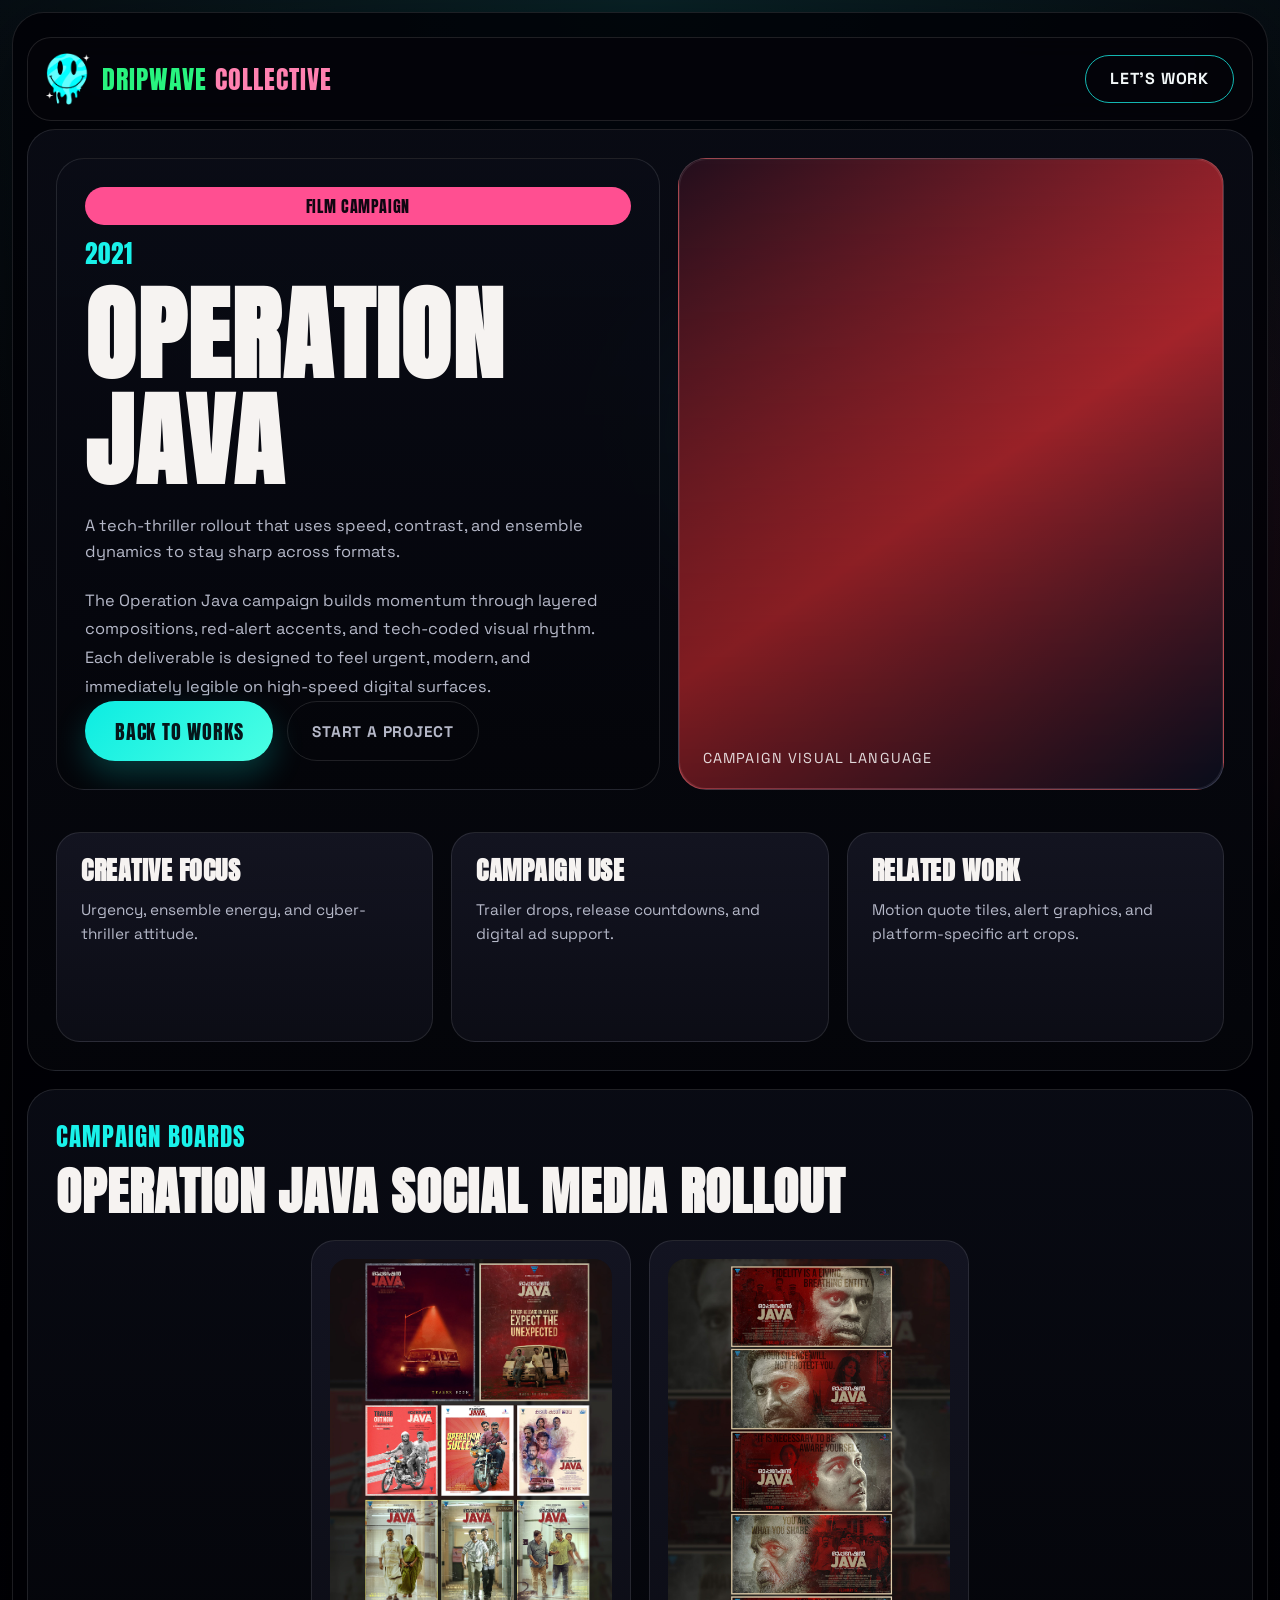
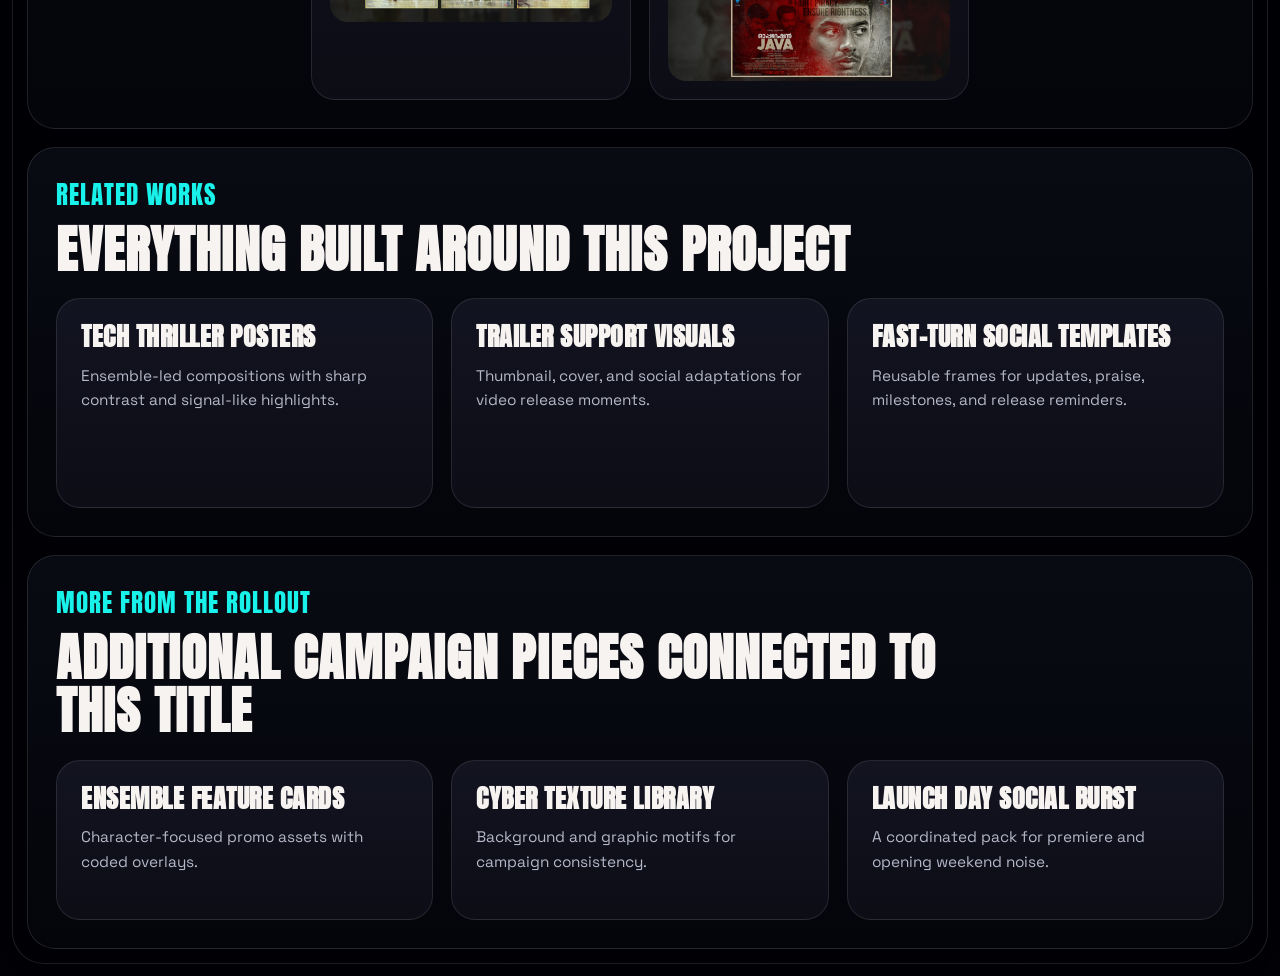
<file: operation-java.html>
<!DOCTYPE html>
<html lang="en">
<head>
  <meta charset="UTF-8">
  <meta name="viewport" content="width=device-width, initial-scale=1.0">
  <title>Operation Java | Dripwave Collective</title>
  <meta name="description" content="Operation Java campaign details for Dripwave Collective.">
  <link rel="preconnect" href="https://fonts.googleapis.com">
  <link rel="preconnect" href="https://fonts.gstatic.com" crossorigin>
  <link href="https://fonts.googleapis.com/css2?family=Anton&family=Space+Grotesk:wght@400;500;700&display=swap" rel="stylesheet">
  <link rel="stylesheet" href="./styles.css">
</head>
<body class="project-page">
  <div class="page-shell">
    <div class="cosmic-glow glow-left"></div>
    <div class="cosmic-glow glow-right"></div>

    <header class="site-header">
      <a class="brand" href="./index.html" aria-label="Dripwave Collective home">
        <span class="brand-mark"><img class="brand-logo" src="./logo.png" alt="Dripwave Collective logo"></span><span class="brand-copy">
          <span class="brand-drip">Dripwave</span>
          <span class="brand-collective">Collective</span>
        </span>
      </a>

      <a class="cta-pill" href="./index.html#contact">Let's Work</a>
    </header>

    <main>
      <section class="project-shell section-card">
        <div class="project-hero">
          <article class="project-stage section-card" data-reveal>
            <div class="project-heading">
              <span class="project-chip">Film Campaign</span>
              <p class="section-kicker">2021</p>
              <h1>Operation Java</h1>
              <p class="project-lead">A tech-thriller rollout that uses speed, contrast, and ensemble dynamics to stay sharp across formats.</p>
            </div>
            <p class="project-copy">The Operation Java campaign builds momentum through layered compositions, red-alert accents, and tech-coded visual rhythm. Each deliverable is designed to feel urgent, modern, and immediately legible on high-speed digital surfaces.</p>
            <div class="project-actions">
              <a class="back-link" href="./index.html#works">Back To Works</a>
              <a class="secondary-link" href="./index.html#contact">Start A Project</a>
            </div>
          </article>

          <article class="project-visual poster poster-java" data-reveal>
            <span class="project-visual-label">Campaign Visual Language</span>
          </article>
        </div>

        <div class="project-meta">
          <article class="project-meta-item" data-reveal>
            <h4>Creative Focus</h4>
            <p>Urgency, ensemble energy, and cyber-thriller attitude.</p>
          </article>          <article class="project-meta-item" data-reveal>
            <h4>Campaign Use</h4>
            <p>Trailer drops, release countdowns, and digital ad support.</p>
          </article>          <article class="project-meta-item" data-reveal>
            <h4>Related Work</h4>
            <p>Motion quote tiles, alert graphics, and platform-specific art crops.</p>
          </article>        </div>
      </section>

      <section class="image-gallery section-card">
        <div class="section-heading">
          <p class="section-kicker">Campaign Boards</p>
          <h2>Operation Java social media rollout</h2>
        </div>
        <div class="image-grid">
          <article class="image-card" data-reveal>
            <img src="./operation-java-board-1.png" alt="Operation Java campaign board one">
          </article>
          <article class="image-card" data-reveal>
            <img src="./operation-java-board-2.png" alt="Operation Java campaign board two">
          </article>
        </div>
      </section>
      <section class="deliverables-shell section-card">
        <div class="section-heading">
          <p class="section-kicker">Related Works</p>
          <h2>Everything built around this project</h2>
        </div>
        <div class="deliverables-grid">
          <article class="deliverable" data-reveal>
            <h4>Tech Thriller Posters</h4>
            <p>Ensemble-led compositions with sharp contrast and signal-like highlights.</p>
          </article>          <article class="deliverable" data-reveal>
            <h4>Trailer Support Visuals</h4>
            <p>Thumbnail, cover, and social adaptations for video release moments.</p>
          </article>          <article class="deliverable" data-reveal>
            <h4>Fast-Turn Social Templates</h4>
            <p>Reusable frames for updates, praise, milestones, and release reminders.</p>
          </article>        </div>
      </section>

      <section class="related-shell section-card">
        <div class="section-heading">
          <p class="section-kicker">More From The Rollout</p>
          <h2>Additional campaign pieces connected to this title</h2>
        </div>
        <div class="related-grid">
          <article class="related-card" data-reveal>
            <h4>Ensemble Feature Cards</h4>
            <p>Character-focused promo assets with coded overlays.</p>
          </article>          <article class="related-card" data-reveal>
            <h4>Cyber Texture Library</h4>
            <p>Background and graphic motifs for campaign consistency.</p>
          </article>          <article class="related-card" data-reveal>
            <h4>Launch Day Social Burst</h4>
            <p>A coordinated pack for premiere and opening weekend noise.</p>
          </article>        </div>
      </section>
    </main>
  </div>

  <script src="./script.js"></script>
</body>
</html>
</file>
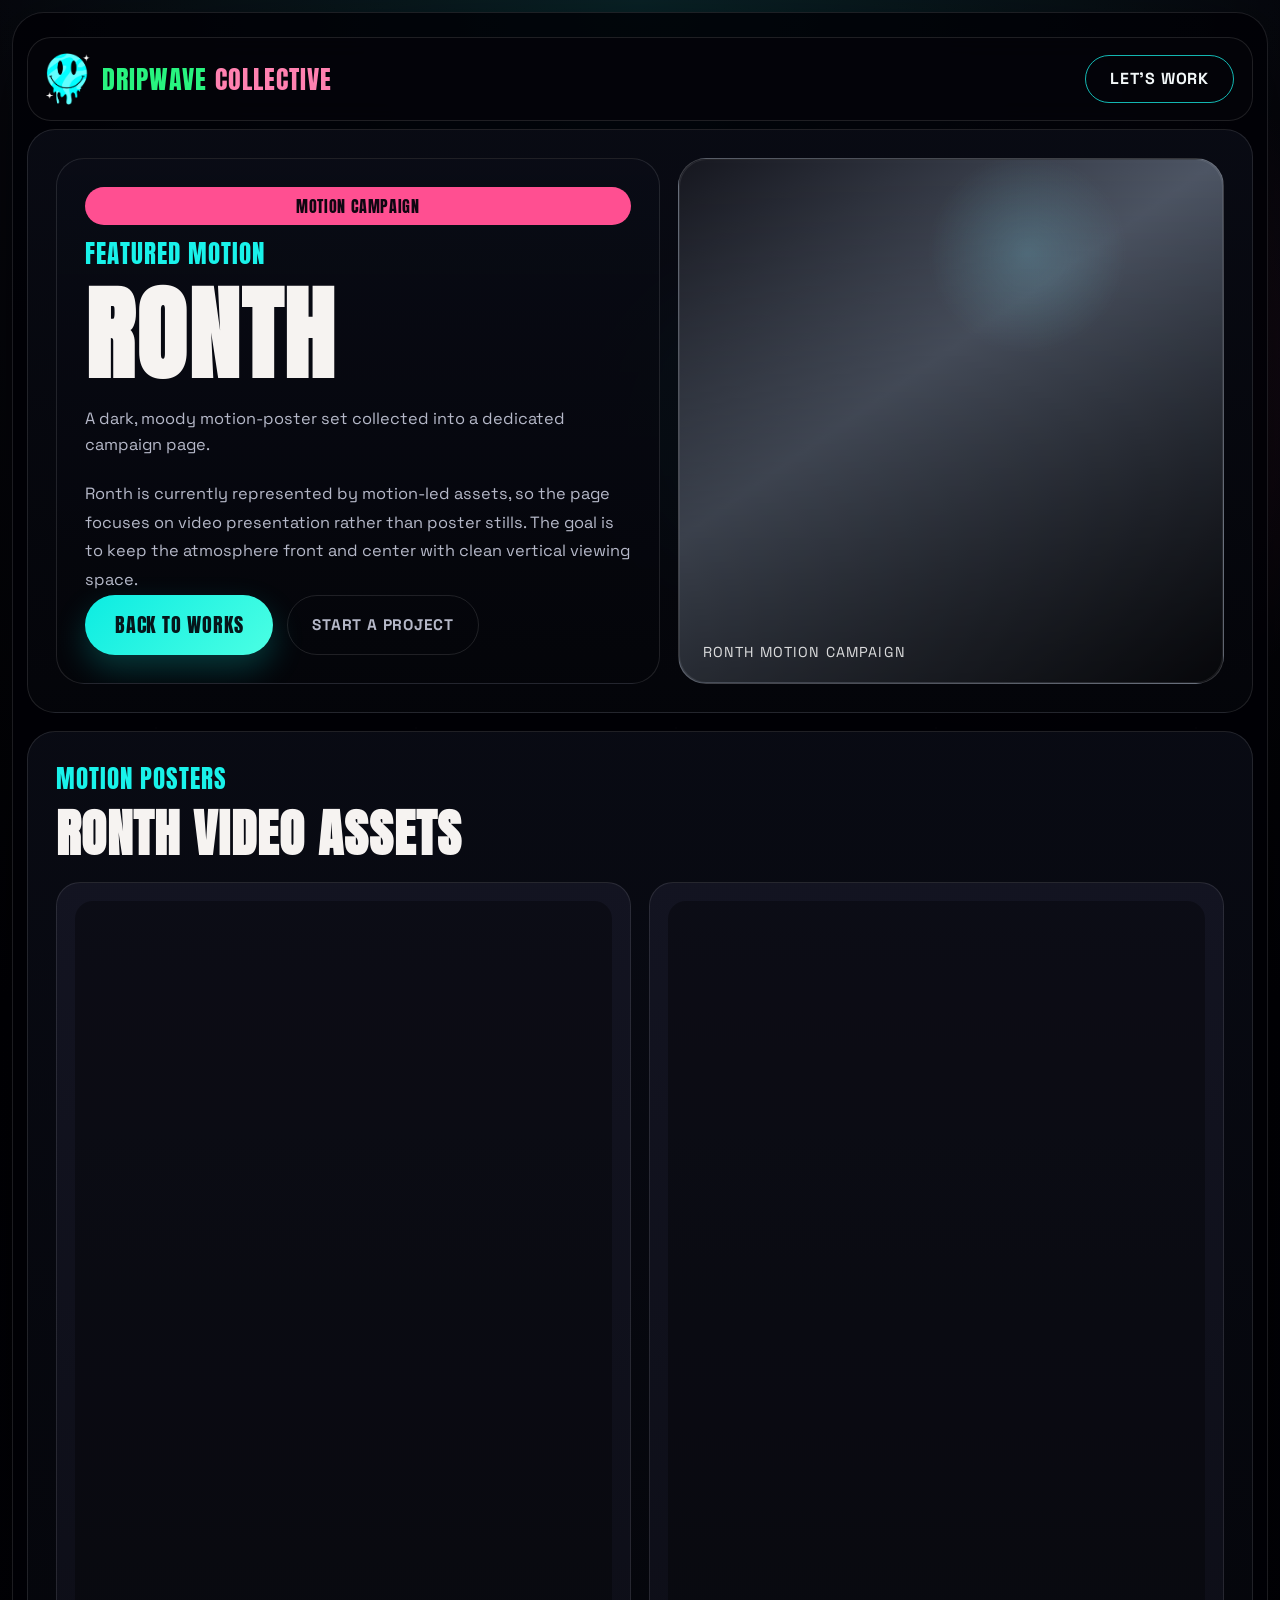
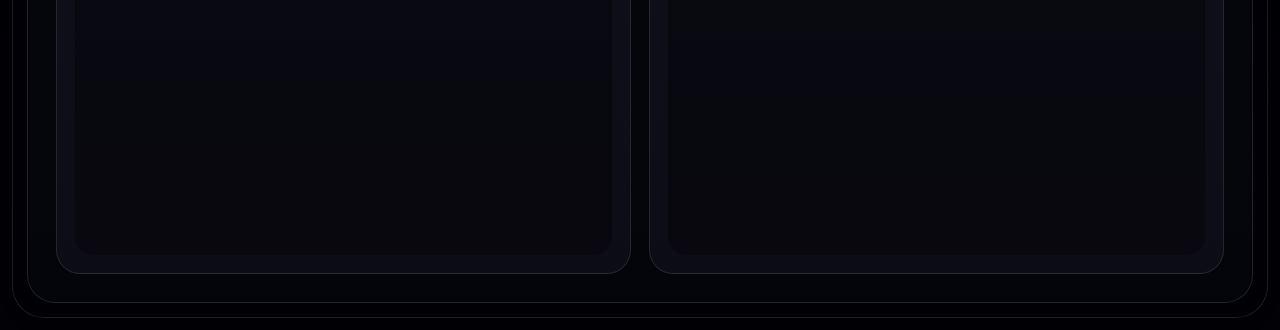
<file: ronth.html>
<!DOCTYPE html>
<html lang="en">
<head>
  <meta charset="UTF-8">
  <meta name="viewport" content="width=device-width, initial-scale=1.0">
  <title>Ronth | Dripwave Collective</title>
  <meta name="description" content="Ronth campaign details for Dripwave Collective.">
  <link rel="preconnect" href="https://fonts.googleapis.com">
  <link rel="preconnect" href="https://fonts.gstatic.com" crossorigin>
  <link href="https://fonts.googleapis.com/css2?family=Anton&family=Space+Grotesk:wght@400;500;700&display=swap" rel="stylesheet">
  <link rel="stylesheet" href="./styles.css">
</head>
<body class="project-page">
  <div class="page-shell">
    <div class="cosmic-glow glow-left"></div>
    <div class="cosmic-glow glow-right"></div>

    <header class="site-header">
      <a class="brand" href="./index.html" aria-label="Dripwave Collective home">
        <span class="brand-mark"><img class="brand-logo" src="./logo.png" alt="Dripwave Collective logo"></span><span class="brand-copy">
          <span class="brand-drip">Dripwave</span>
          <span class="brand-collective">Collective</span>
        </span>
      </a>

      <a class="cta-pill" href="./index.html#contact">Let's Work</a>
    </header>

    <main>
      <section class="project-shell section-card">
        <div class="project-hero">
          <article class="project-stage section-card" data-reveal>
            <div class="project-heading">
              <span class="project-chip">Motion Campaign</span>
              <p class="section-kicker">Featured Motion</p>
              <h1>Ronth</h1>
              <p class="project-lead">A dark, moody motion-poster set collected into a dedicated campaign page.</p>
            </div>
            <p class="project-copy">Ronth is currently represented by motion-led assets, so the page focuses on video presentation rather than poster stills. The goal is to keep the atmosphere front and center with clean vertical viewing space.</p>
            <div class="project-actions">
              <a class="back-link" href="./index.html#works">Back To Works</a>
              <a class="secondary-link" href="./index.html#contact">Start A Project</a>
            </div>
          </article>

          <article class="project-visual poster poster-ronth" data-reveal>
            <span class="project-visual-label">Ronth Motion Campaign</span>
          </article>
        </div>
      </section>

      <section class="video-gallery section-card">
        <div class="section-heading">
          <p class="section-kicker">Motion Posters</p>
          <h2>Ronth video assets</h2>
        </div>
        <div class="video-grid">
          <article class="video-card" data-reveal><div class="video-frame"><iframe src="https://player.vimeo.com/video/1175317913" allow="autoplay; fullscreen; picture-in-picture" allowfullscreen title="Ronth video 1"></iframe></div></article>
          <article class="video-card" data-reveal><div class="video-frame"><iframe src="https://player.vimeo.com/video/1175317873" allow="autoplay; fullscreen; picture-in-picture" allowfullscreen title="Ronth video 2"></iframe></div></article>
        </div>
      </section>
    </main>
  </div>

  <script src="./script.js"></script>
</body>
</html>
</file>
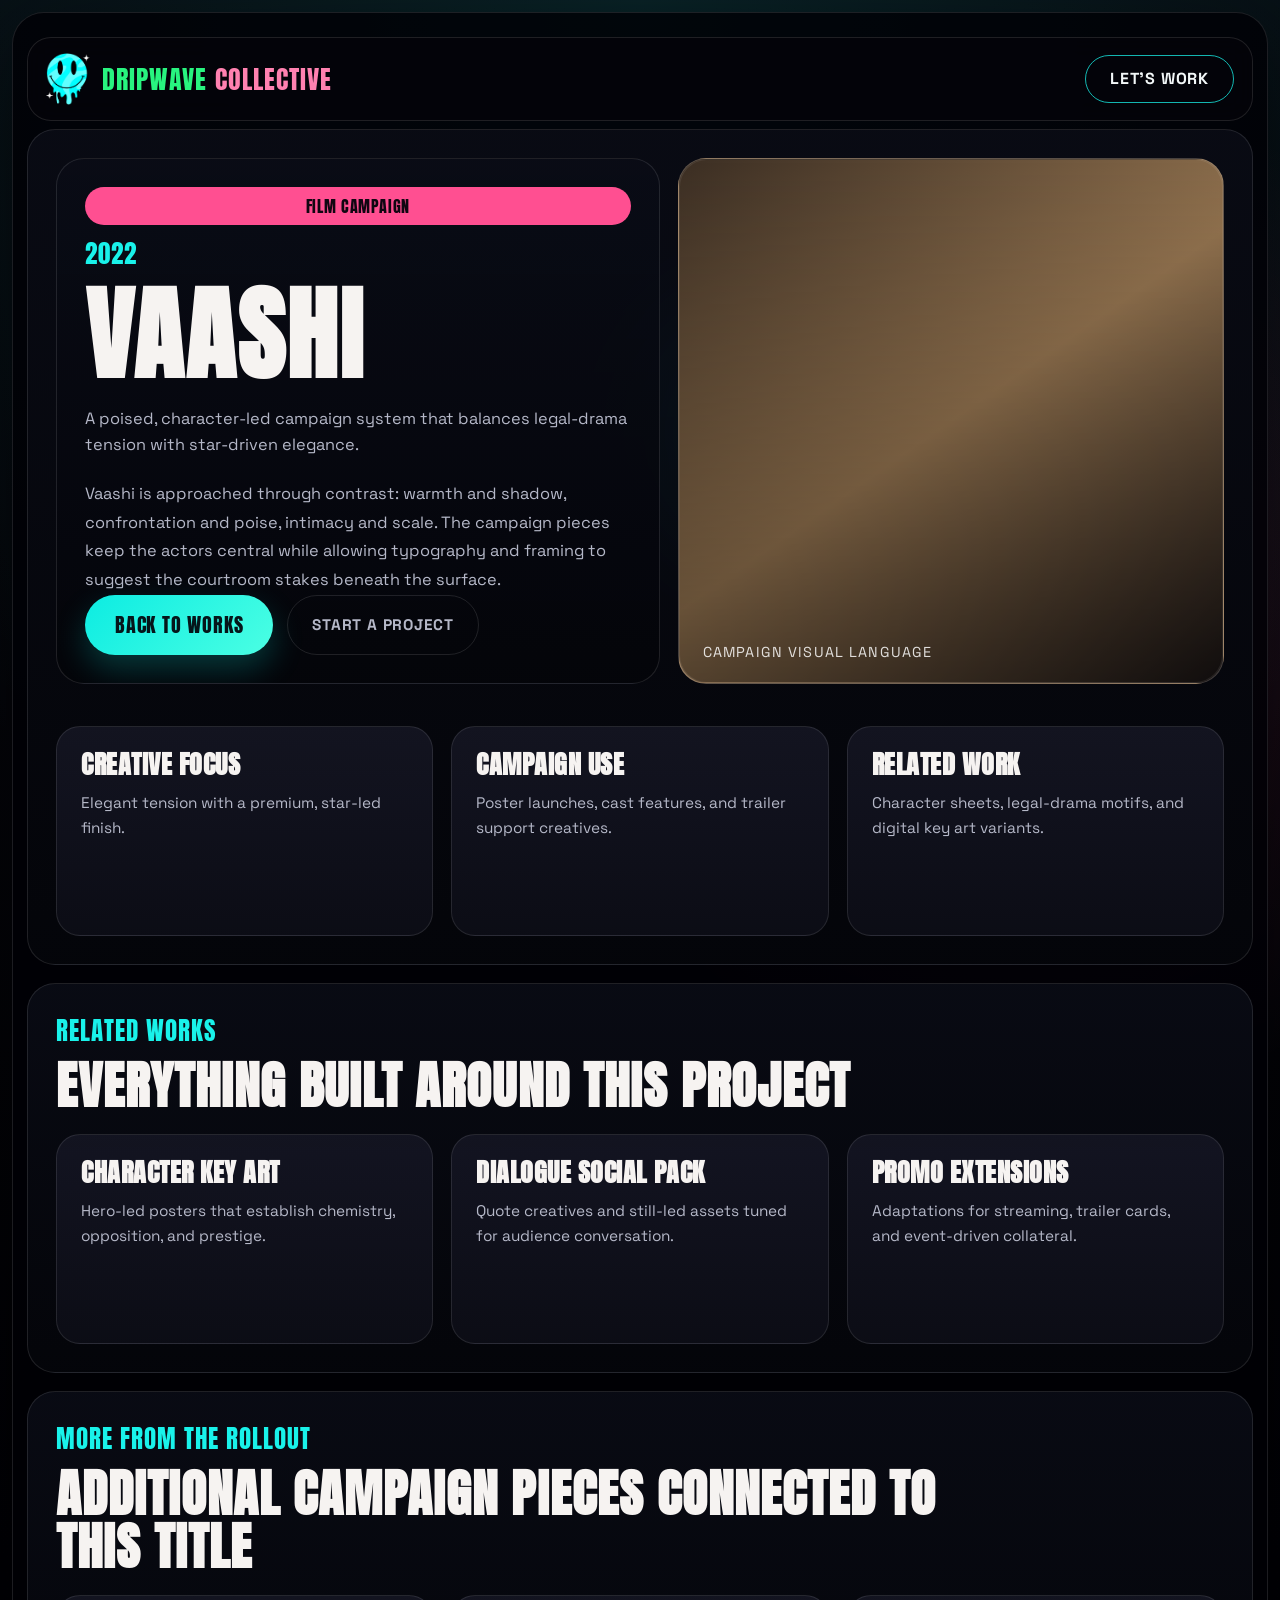
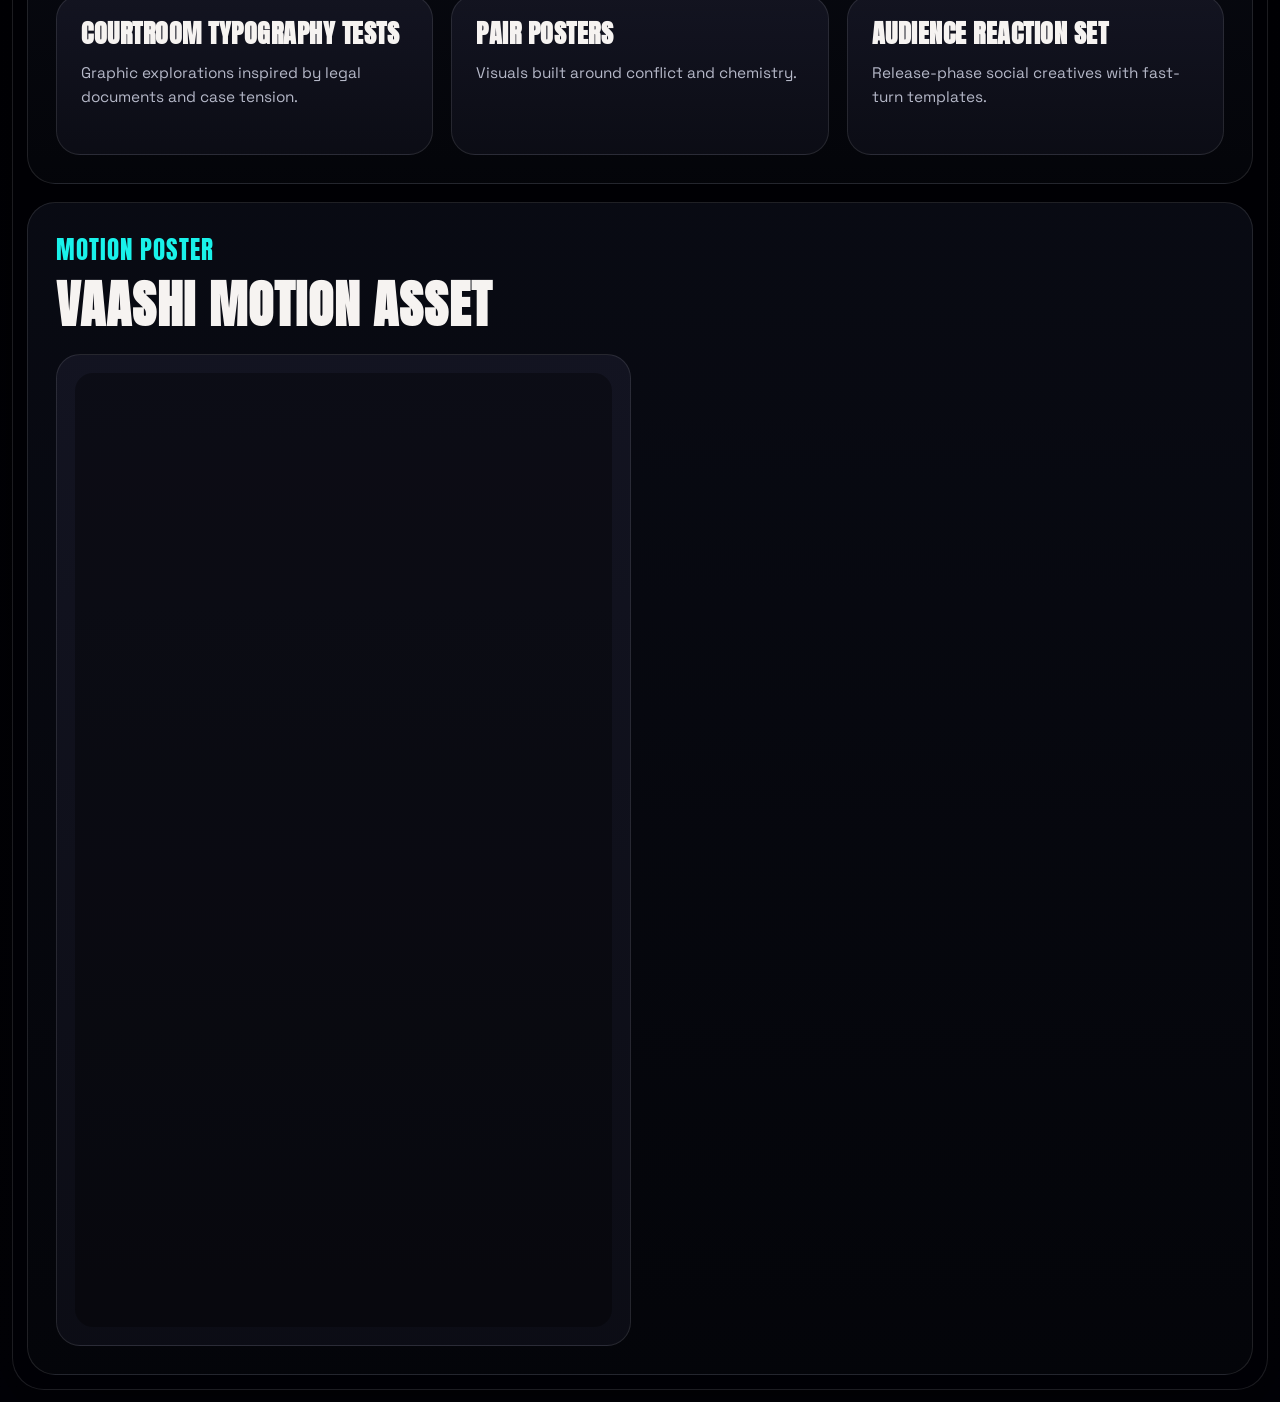
<file: vaashi.html>
<!DOCTYPE html>
<html lang="en">
<head>
  <meta charset="UTF-8">
  <meta name="viewport" content="width=device-width, initial-scale=1.0">
  <title>Vaashi | Dripwave Collective</title>
  <meta name="description" content="Vaashi campaign details for Dripwave Collective.">
  <link rel="preconnect" href="https://fonts.googleapis.com">
  <link rel="preconnect" href="https://fonts.gstatic.com" crossorigin>
  <link href="https://fonts.googleapis.com/css2?family=Anton&family=Space+Grotesk:wght@400;500;700&display=swap" rel="stylesheet">
  <link rel="stylesheet" href="./styles.css">
</head>
<body class="project-page">
  <div class="page-shell">
    <div class="cosmic-glow glow-left"></div>
    <div class="cosmic-glow glow-right"></div>

    <header class="site-header">
      <a class="brand" href="./index.html" aria-label="Dripwave Collective home">
        <span class="brand-mark"><img class="brand-logo" src="./logo.png" alt="Dripwave Collective logo"></span><span class="brand-copy">
          <span class="brand-drip">Dripwave</span>
          <span class="brand-collective">Collective</span>
        </span>
      </a>

      <a class="cta-pill" href="./index.html#contact">Let's Work</a>
    </header>

    <main>
      <section class="project-shell section-card">
        <div class="project-hero">
          <article class="project-stage section-card" data-reveal>
            <div class="project-heading">
              <span class="project-chip">Film Campaign</span>
              <p class="section-kicker">2022</p>
              <h1>Vaashi</h1>
              <p class="project-lead">A poised, character-led campaign system that balances legal-drama tension with star-driven elegance.</p>
            </div>
            <p class="project-copy">Vaashi is approached through contrast: warmth and shadow, confrontation and poise, intimacy and scale. The campaign pieces keep the actors central while allowing typography and framing to suggest the courtroom stakes beneath the surface.</p>
            <div class="project-actions">
              <a class="back-link" href="./index.html#works">Back To Works</a>
              <a class="secondary-link" href="./index.html#contact">Start A Project</a>
            </div>
          </article>

          <article class="project-visual poster poster-vaashi" data-reveal>
            <span class="project-visual-label">Campaign Visual Language</span>
          </article>
        </div>

        <div class="project-meta">
          <article class="project-meta-item" data-reveal>
            <h4>Creative Focus</h4>
            <p>Elegant tension with a premium, star-led finish.</p>
          </article>          <article class="project-meta-item" data-reveal>
            <h4>Campaign Use</h4>
            <p>Poster launches, cast features, and trailer support creatives.</p>
          </article>          <article class="project-meta-item" data-reveal>
            <h4>Related Work</h4>
            <p>Character sheets, legal-drama motifs, and digital key art variants.</p>
          </article>        </div>
      </section>

      <section class="deliverables-shell section-card">
        <div class="section-heading">
          <p class="section-kicker">Related Works</p>
          <h2>Everything built around this project</h2>
        </div>
        <div class="deliverables-grid">
          <article class="deliverable" data-reveal>
            <h4>Character Key Art</h4>
            <p>Hero-led posters that establish chemistry, opposition, and prestige.</p>
          </article>          <article class="deliverable" data-reveal>
            <h4>Dialogue Social Pack</h4>
            <p>Quote creatives and still-led assets tuned for audience conversation.</p>
          </article>          <article class="deliverable" data-reveal>
            <h4>Promo Extensions</h4>
            <p>Adaptations for streaming, trailer cards, and event-driven collateral.</p>
          </article>        </div>
      </section>

      <section class="related-shell section-card">
        <div class="section-heading">
          <p class="section-kicker">More From The Rollout</p>
          <h2>Additional campaign pieces connected to this title</h2>
        </div>
        <div class="related-grid">
          <article class="related-card" data-reveal>
            <h4>Courtroom Typography Tests</h4>
            <p>Graphic explorations inspired by legal documents and case tension.</p>
          </article>          <article class="related-card" data-reveal>
            <h4>Pair Posters</h4>
            <p>Visuals built around conflict and chemistry.</p>
          </article>          <article class="related-card" data-reveal>
            <h4>Audience Reaction Set</h4>
            <p>Release-phase social creatives with fast-turn templates.</p>
          </article>        </div>
      </section>
      <section class="video-gallery section-card">
        <div class="section-heading">
          <p class="section-kicker">Motion Poster</p>
          <h2>Vaashi motion asset</h2>
        </div>
        <div class="video-grid">
          <article class="video-card" data-reveal>
            <div class="video-frame"><iframe src="https://player.vimeo.com/video/1175317380" allow="autoplay; fullscreen; picture-in-picture" allowfullscreen title="Vaashi motion poster"></iframe></div>
          </article>
        </div>
      </section>
    </main>
  </div>

  <script src="./script.js"></script>
</body>
</html>
</file>
<file: styles.css>
:root {
  --bg: #020207;
  --panel: rgba(10, 12, 20, 0.86);
  --panel-strong: rgba(12, 14, 24, 0.98);
  --line: rgba(255, 255, 255, 0.11);
  --text: #f6f3f1;
  --muted: #b5b8c8;
  --cyan: #19f2ea;
  --cyan-soft: #70f8f1;
  --pink: #ff4f91;
  --green: #8bff3d;
  --yellow: #ffdb3b;
  --shadow: 0 22px 90px rgba(0, 0, 0, 0.45);
}

* {
  box-sizing: border-box;
}

html {
  scroll-behavior: smooth;
}

body {
  margin: 0;
  min-width: 320px;
  overflow-x: hidden;
  color: var(--text);
  background:
    radial-gradient(circle at top, rgba(31, 237, 229, 0.12), transparent 32%),
    radial-gradient(circle at 80% 20%, rgba(255, 79, 145, 0.14), transparent 20%),
    linear-gradient(180deg, #06070d 0%, #010104 52%, #020207 100%);
  font-family: "Space Grotesk", sans-serif;
}

body::before {
  content: "";
  position: fixed;
  inset: 0;
  background-image:
    radial-gradient(circle at 20% 20%, rgba(255, 255, 255, 0.28) 0 1px, transparent 1px),
    radial-gradient(circle at 80% 30%, rgba(255, 255, 255, 0.18) 0 1px, transparent 1px),
    radial-gradient(circle at 60% 80%, rgba(255, 255, 255, 0.18) 0 1px, transparent 1px);
  background-size: 220px 220px, 300px 300px, 260px 260px;
  opacity: 0.28;
  pointer-events: none;
}

a {
  color: inherit;
  text-decoration: none;
}

.page-shell {
  position: relative;
  width: min(1480px, calc(100% - 24px));
  margin: 12px auto;
  padding: 14px;
  border: 1px solid var(--line);
  border-radius: 32px;
  background: rgba(1, 1, 6, 0.82);
  box-shadow: var(--shadow);
  overflow: hidden;
}

.cosmic-glow {
  position: absolute;
  border-radius: 50%;
  filter: blur(40px);
  pointer-events: none;
}

.glow-left {
  top: 260px;
  left: 48%;
  width: 320px;
  height: 320px;
  background: rgba(17, 225, 220, 0.24);
}

.glow-right {
  top: 200px;
  right: 10%;
  width: 340px;
  height: 340px;
  background: rgba(255, 92, 140, 0.15);
}

.site-header {
  position: sticky;
  top: 10px;
  z-index: 10;
  display: flex;
  align-items: center;
  justify-content: space-between;
  gap: 20px;
  padding: 14px 18px;
  margin-bottom: 16px;
  border: 1px solid var(--line);
  border-radius: 24px;
  background: rgba(4, 4, 10, 0.88);
  backdrop-filter: blur(12px);
}

.brand {
  display: flex;
  align-items: center;
  gap: 12px;
  flex: 1 1 auto;
  min-width: 0;
  max-width: min(100%, 420px);
}

.brand-mark,
.brand-face {
  display: inline-flex;
  align-items: center;
  justify-content: center;
  position: relative;
}

.brand-mark {
  width: 44px;
  aspect-ratio: 1 / 1.22;
  flex-shrink: 0;
}

.brand-logo {
  display: block;
  width: 100%;
  height: auto;
  max-height: 100%;
  object-fit: contain;
}

.brand-copy {
  display: flex;
  gap: 8px;
  align-items: baseline;
  flex-wrap: wrap;
  min-width: 0;
  font-family: "Anton", sans-serif;
  font-size: clamp(1.25rem, 2vw, 2rem);
  letter-spacing: 0.04em;
  text-transform: uppercase;
}

.brand-face {
  width: 38px;
  height: 38px;
  border-radius: 50%;
  background: linear-gradient(145deg, #6effff 0%, #14d6dc 52%, #19f2ea 100%);
  box-shadow: 0 0 20px rgba(25, 242, 234, 0.55);
}

.eye,
.mascot-eye {
  position: absolute;
  width: 5px;
  height: 10px;
  border-radius: 999px;
  background: #0d1020;
  top: 10px;
}

.eye-left,
.mascot-eye.eye-left {
  left: 10px;
}

.eye-right,
.mascot-eye.eye-right {
  right: 10px;
}

.smile,
.mascot-smile {
  position: absolute;
  width: 20px;
  height: 10px;
  border: 3px solid #10263a;
  border-top: 0;
  border-radius: 0 0 999px 999px;
  bottom: 8px;
}

.drip,
.mascot-drip {
  position: absolute;
  background: linear-gradient(180deg, #59fcff, #0fc8d0);
  border-radius: 999px;
}

.drip-a {
  width: 7px;
  height: 12px;
  bottom: -6px;
  left: 10px;
}

.drip-b {
  width: 9px;
  height: 15px;
  bottom: -8px;
  left: 18px;
}

.drip-c {
  width: 6px;
  height: 10px;
  bottom: -5px;
  right: 9px;
}



.brand-drip {
  color: #28f47f;
}

.brand-collective {
  color: #ff81b0;
}

.site-nav {
  display: flex;
  align-items: center;
  gap: clamp(14px, 1.7vw, 28px);
  flex-wrap: wrap;
  justify-content: center;
}

.site-nav a {
  position: relative;
  padding: 6px 0;
  text-transform: uppercase;
  font-weight: 700;
  font-size: 0.95rem;
  letter-spacing: 0.06em;
  color: rgba(255, 255, 255, 0.92);
}

.site-nav a::after {
  content: "";
  position: absolute;
  left: 0;
  bottom: -6px;
  width: 100%;
  height: 3px;
  transform: scaleX(0);
  transform-origin: center;
  border-radius: 999px;
  background: linear-gradient(90deg, var(--cyan), #73fff6);
  transition: transform 180ms ease;
}

.site-nav a:hover::after,
.site-nav a.is-active::after {
  transform: scaleX(1);
}

.cta-pill,
.primary-button,
.secondary-link,
.back-link,
.project-chip {
  display: inline-flex;
  align-items: center;
  justify-content: center;
  border-radius: 999px;
  transition: transform 180ms ease, box-shadow 180ms ease, border-color 180ms ease;
}

.cta-pill {
  min-height: 48px;
  padding: 0 24px;
  border: 1px solid rgba(25, 242, 234, 0.75);
  color: #f2f7f8;
  font-weight: 700;
  text-transform: uppercase;
  letter-spacing: 0.05em;
  white-space: nowrap;
}

.primary-button:hover,
.secondary-link:hover,
.cta-pill:hover,
.work-slide:hover,
.back-link:hover,
.project-chip:hover {
  transform: translateY(-2px);
}

.nav-toggle {
  display: none;
  width: 48px;
  height: 48px;
  padding: 10px;
  border: 1px solid var(--line);
  border-radius: 14px;
  background: transparent;
}

.nav-toggle span {
  display: block;
  width: 100%;
  height: 2px;
  margin: 5px 0;
  background: white;
}

.section-card {
  position: relative;
  border: 1px solid var(--line);
  border-radius: 28px;
  background: linear-gradient(180deg, rgba(10, 12, 22, 0.88), rgba(4, 5, 10, 0.94));
  overflow: hidden;
}

.hero {
  display: grid;
  grid-template-columns: minmax(0, 1.08fr) minmax(0, 0.92fr);
  align-items: center;
  gap: 18px;
  min-height: 620px;
  padding: clamp(24px, 4vw, 62px);
}

.hero-copy {
  position: relative;
  z-index: 1;
  max-width: 640px;
}

.eyebrow-row {
  margin-bottom: 18px;
}

.badge,
.project-chip {
  display: inline-flex;
  align-items: center;
  justify-content: center;
  min-height: 46px;
  padding: 0 24px;
  border-radius: 999px;
  background: var(--pink);
  color: #100611;
  font-family: "Anton", sans-serif;
  font-size: clamp(1.15rem, 2vw, 2rem);
  letter-spacing: 0.04em;
  text-transform: uppercase;
}

.project-chip {
  min-height: 38px;
  font-size: 1rem;
}

h1,
h2,
h3,
h4 {
  margin: 0;
  font-family: "Anton", sans-serif;
  text-transform: uppercase;
  letter-spacing: 0.02em;
  line-height: 1.04;
}

h1 {
  max-width: 9ch;
  font-size: clamp(3.3rem, 8vw, 6.75rem);
}

.hero-subtitle,
.service-card p,
.about p,
.founder p,
.contact-item,
.secondary-link,
.poster-copy,
.slider-hint,
.project-copy,
.deliverable p,
.project-meta-item p,
.project-lead,
.related-card p {
  color: var(--muted);
}

.hero-subtitle {
  margin: 18px 0 28px;
  font-size: clamp(1.05rem, 2vw, 2rem);
  font-weight: 700;
  line-height: 1.35;
  text-transform: uppercase;
}

.hero-actions,
.project-actions {
  display: flex;
  flex-wrap: wrap;
  gap: 14px;
}

.primary-button,
.back-link {
  min-height: 60px;
  padding: 0 30px;
  background: linear-gradient(135deg, #0cece2, #4bffe3);
  color: #05161a;
  font-family: "Anton", sans-serif;
  font-size: 1.25rem;
  letter-spacing: 0.04em;
  text-transform: uppercase;
  box-shadow: 0 14px 32px rgba(11, 239, 227, 0.22);
}

.secondary-link {
  min-height: 60px;
  padding: 0 24px;
  border: 1px solid var(--line);
  font-size: 0.96rem;
  font-weight: 700;
  text-transform: uppercase;
  letter-spacing: 0.05em;
}

.hero-visual {
  position: relative;
  min-height: 480px;
}

.hero-mascot {
  position: absolute;
  top: 8px;
  right: 6px;
  width: min(470px, 96%);
  display: flex;
  justify-content: center;
  align-items: center;
}

.hero-logo {
  display: block;
  width: 100%;
  height: auto;
  object-fit: contain;
  filter: drop-shadow(0 0 28px rgba(35, 234, 230, 0.35)) drop-shadow(0 0 60px rgba(255, 87, 147, 0.1));
}

.sparkle {
  position: absolute;
  width: 30px;
  height: 30px;
}

.sparkle::before,
.sparkle::after {
  content: "";
  position: absolute;
  inset: 0;
  margin: auto;
  background: rgba(255, 255, 255, 0.9);
}

.sparkle::before {
  width: 100%;
  height: 2px;
}

.sparkle::after {
  width: 2px;
  height: 100%;
}

.sparkle-a {
  top: 40%;
  left: 4%;
}

.sparkle-b {
  top: 18%;
  right: 10%;
  transform: scale(1.2);
}

.sparkle-c {
  bottom: 16%;
  left: 20%;
  transform: scale(0.8);
}

.orb-grid {
  position: absolute;
  right: 0;
  bottom: 0;
  width: 46%;
  height: 42%;
  background-image:
    linear-gradient(rgba(138, 187, 255, 0.12) 1px, transparent 1px),
    linear-gradient(90deg, rgba(138, 187, 255, 0.12) 1px, transparent 1px);
  background-size: 26px 26px;
  mask-image: linear-gradient(180deg, transparent, white 30%);
  opacity: 0.6;
}

.works,
.services,
.contact,
.project-shell,
.deliverables-shell,
.related-shell {
  margin-top: 18px;
  padding: 28px;
}

.section-heading,
.project-heading {
  display: grid;
  gap: 10px;
  margin-bottom: 22px;
  max-width: 900px;
}

.slider-heading {
  display: flex;
  align-items: end;
  justify-content: space-between;
  gap: 24px;
  max-width: none;
}

.section-heading.compact {
  margin-bottom: 18px;
}

.section-kicker {
  margin: 0;
  color: var(--cyan);
  font-family: "Anton", sans-serif;
  font-size: clamp(1.15rem, 2.4vw, 1.55rem);
  letter-spacing: 0.04em;
  text-transform: uppercase;
}

h2 {
  font-size: clamp(2rem, 4vw, 4.2rem);
}

h4 {
  font-size: clamp(1.4rem, 2vw, 1.8rem);
}

.slider-controls {
  display: flex;
  gap: 10px;
}

.slider-button {
  width: 52px;
  height: 52px;
  border: 1px solid rgba(255, 255, 255, 0.16);
  border-radius: 50%;
  background: rgba(9, 12, 20, 0.9);
  color: white;
  font-size: 1.4rem;
  cursor: pointer;
}

.works-slider {
  display: grid;
  grid-auto-flow: column;
  grid-auto-columns: clamp(260px, 32vw, 380px);
  gap: 16px;
  overflow-x: auto;
  padding: 2px 2px 14px;
  scroll-snap-type: x mandatory;
  -webkit-overflow-scrolling: touch;
  scrollbar-width: thin;
  scrollbar-color: rgba(25, 242, 234, 0.5) transparent;
}

.works-slider::-webkit-scrollbar {
  height: 10px;
}

.works-slider::-webkit-scrollbar-thumb {
  background: rgba(25, 242, 234, 0.5);
  border-radius: 999px;
}

.work-slide {
  display: flex;
  flex-direction: column;
  justify-content: space-between;
  scroll-snap-align: start;
  min-height: 360px;
  padding: 22px;
}

.poster {
  position: relative;
  border: 1px solid rgba(255, 255, 255, 0.16);
  border-radius: 22px;
  overflow: hidden;
  isolation: isolate;
}

.poster::before {
  content: "";
  position: absolute;
  inset: 0;
  background: linear-gradient(180deg, transparent 0%, rgba(0, 0, 0, 0.82) 100%);
  z-index: -1;
}

.poster-year {
  position: relative;
  top: auto;
  left: auto;
  display: inline-block;
  align-self: flex-start;
  z-index: 1;
  color: rgba(255, 255, 255, 0.9);
  font-weight: 700;
  text-transform: uppercase;
}

.poster h3 {
  position: relative;
  left: auto;
  right: auto;
  bottom: auto;
  z-index: 1;
  margin-top: auto;
  padding-top: 108px;
  font-size: clamp(1.6rem, 2vw, 2.7rem);
  line-height: 0.95;
}

.poster-copy {
  position: relative;
  left: auto;
  right: auto;
  bottom: auto;
  z-index: 1;
  margin: 10px 0 0;
  max-width: 28ch;
  font-size: 0.92rem;
  line-height: 1.45;
}

.slider-hint {
  margin: 16px 0 0;
  font-size: 0.95rem;
}

.poster-aavesham {
  background: radial-gradient(circle at 35% 22%, rgba(255, 196, 74, 0.65), transparent 18%), linear-gradient(145deg, #4e1509 0%, #cb5d1e 40%, #2c120a 100%);
}

.poster-neelavelicham {
  background: radial-gradient(circle at 60% 18%, rgba(140, 255, 149, 0.32), transparent 18%), linear-gradient(145deg, #142318 0%, #2f7b5f 48%, #050e0e 100%);
}

.poster-191a {
  background: linear-gradient(145deg, #23222d 0%, #625b64 35%, #111118 100%);
}

.poster-vaashi {
  background: linear-gradient(145deg, #3b2e23 0%, #947450 50%, #191414 100%);
}

.poster-java {
  background: linear-gradient(145deg, #230f1d 0%, #b5282f 52%, #0d1329 100%);
}

.poster-gymkhana {
  background: radial-gradient(circle at 72% 20%, rgba(255, 232, 108, 0.28), transparent 18%), linear-gradient(145deg, #0b2a2f 0%, #119498 42%, #03131f 100%);
}

.poster-painkili {
  background: radial-gradient(circle at 70% 18%, rgba(255, 96, 140, 0.28), transparent 18%), linear-gradient(145deg, #2c0c1f 0%, #c14267 48%, #121320 100%);
}

.poster-lovely {
  background: radial-gradient(circle at 68% 16%, rgba(255, 220, 122, 0.24), transparent 18%), linear-gradient(145deg, #231235 0%, #6d3fc7 38%, #16182b 100%);
}

.poster-ronth {
  background: radial-gradient(circle at 64% 18%, rgba(134, 233, 255, 0.22), transparent 18%), linear-gradient(145deg, #16171f 0%, #4e5665 42%, #0a0b10 100%);
}

.poster-music {
  background: radial-gradient(circle at 72% 28%, rgba(255, 180, 236, 0.35), transparent 16%), linear-gradient(145deg, #69377f 0%, #ef6b95 44%, #12264f 100%);
}

.service-grid {
  display: grid;
  grid-template-columns: repeat(5, minmax(180px, 1fr));
  gap: 14px;
}

.service-card,
.deliverable,
.project-meta-item,
.related-card {
  min-height: 210px;
  padding: 24px;
  border: 1px solid rgba(255, 255, 255, 0.1);
  border-radius: 24px;
  background: linear-gradient(180deg, rgba(20, 21, 34, 0.94), rgba(14, 15, 24, 0.84));
}

.service-card h3 {
  margin-top: 28px;
  font-size: clamp(1.5rem, 2vw, 2.5rem);
}

.service-card p,
.deliverable p,
.project-meta-item p,
.project-lead,
.related-card p {
  margin: 14px 0 0;
  font-size: 0.96rem;
  line-height: 1.6;
}

.service-icon {
  display: inline-flex;
  width: 34px;
  height: 34px;
  border: 2px solid currentColor;
  border-radius: 9px;
  transform: rotate(-6deg);
}

.service-icon::after {
  content: "";
  width: 12px;
  height: 12px;
  margin: auto;
  border-right: 2px solid currentColor;
  border-bottom: 2px solid currentColor;
}

.service-icon.play {
  border-radius: 50%;
}

.service-icon.play::after {
  width: 0;
  height: 0;
  border: 0;
  border-top: 7px solid transparent;
  border-bottom: 7px solid transparent;
  border-left: 12px solid currentColor;
}

.pink {
  color: var(--pink);
}

.yellow {
  color: var(--yellow);
}

.cyan {
  color: var(--cyan);
}

.green {
  color: var(--green);
}

.about-founder,
.project-meta,
.deliverables-grid,
.related-grid {
  display: grid;
  grid-template-columns: 1fr 1fr;
  gap: 18px;
  margin-top: 18px;
}

.about,
.founder {
  padding: 28px;
}

.about p,
.founder p {
  margin: 0;
  font-size: 1.02rem;
  line-height: 1.75;
}

.about p + p,
.founder p + p {
  margin-top: 14px;
}

.contact-grid {
  display: grid;
  grid-template-columns: repeat(3, minmax(180px, 1fr));
  gap: 14px;
}

.contact-item {
  display: grid;
  gap: 10px;
  min-height: 120px;
  padding: 22px;
  border: 1px solid rgba(255, 255, 255, 0.1);
  border-radius: 22px;
  background: rgba(14, 16, 24, 0.92);
}

.contact-item strong {
  color: white;
  font-size: 1.05rem;
  line-height: 1.45;
  overflow-wrap: anywhere;
}

.contact-label {
  color: var(--cyan-soft);
  font-size: 0.9rem;
  font-weight: 700;
  letter-spacing: 0.05em;
  text-transform: uppercase;
}

.project-page .page-shell {
  width: min(1320px, calc(100% - 24px));
}

.project-shell {
  display: grid;
  gap: 24px;
}

.project-hero {
  display: grid;
  grid-template-columns: minmax(0, 1.05fr) minmax(0, 0.95fr);
  gap: 18px;
  align-items: stretch;
}

.project-stage {
  min-height: 420px;
  padding: 28px;
}

.project-visual {
  position: relative;
  min-height: 420px;
  border-radius: 28px;
}

.project-visual::before {
  content: "";
  position: absolute;
  inset: 0;
  border-radius: inherit;
  border: 1px solid rgba(255, 255, 255, 0.08);
  background: linear-gradient(180deg, transparent, rgba(0, 0, 0, 0.35));
}

.project-visual-label {
  position: absolute;
  left: 24px;
  bottom: 22px;
  z-index: 1;
  font-size: 0.9rem;
  letter-spacing: 0.08em;
  text-transform: uppercase;
  color: rgba(255, 255, 255, 0.84);
}

.project-copy {
  margin: 0;
  font-size: 1.02rem;
  line-height: 1.75;
}

.project-lead {
  margin-top: 8px;
  font-size: 1.02rem;
  max-width: 58ch;
}

.project-meta {
  grid-template-columns: repeat(3, minmax(180px, 1fr));
}

.project-meta-item h4,
.deliverable h4,
.related-card h4 {
  margin-bottom: 10px;
}

.deliverables-grid,
.related-grid {
  grid-template-columns: repeat(3, minmax(180px, 1fr));
}

.related-card {
  min-height: 160px;
}

.video-gallery,
.image-gallery {
  margin-top: 18px;
  padding: 28px;
}

.video-grid {
  display: grid;
  grid-template-columns: repeat(2, minmax(280px, 1fr));
  justify-content: center;
  gap: 18px;
}

.image-grid {
  display: grid;
  grid-template-columns: repeat(auto-fit, minmax(240px, 320px));
  justify-content: center;
  gap: 18px;
}

.video-card,
.image-card {
  width: 100%;
  padding: 18px;
  border: 1px solid rgba(255, 255, 255, 0.1);
  border-radius: 24px;
  background: linear-gradient(180deg, rgba(20, 21, 34, 0.94), rgba(14, 15, 24, 0.84));
}

.image-card a {
  display: block;
}

.image-card img {
  display: block;
  width: 100%;
  height: auto;
  border-radius: 18px;
}

.video-frame {
  position: relative;
  width: 100%;
  padding-top: 177.78%;
  overflow: hidden;
  border-radius: 18px;
  background: rgba(0, 0, 0, 0.35);
}

.video-frame iframe,
.video-frame video {
  position: absolute;
  inset: 0;
  width: 100%;
  height: 100%;
  border: 0;
  object-fit: cover;
}

.video-frame-landscape {
  padding-top: 62%;
}

.project-actions-inline {
  margin-top: 16px;
}

.project-actions-inline .secondary-link {
  width: auto;
}

[data-reveal] {
  opacity: 0;
  transform: translateY(28px);
  transition: opacity 520ms ease, transform 520ms ease;
}

[data-reveal].is-visible {
  opacity: 1;
  transform: translateY(0);
}

@media (max-width: 1180px) {
  .site-header {
    flex-wrap: wrap;
  }

  .site-nav {
    order: 3;
    width: 100%;
    justify-content: center;
  }

  .hero,
  .project-hero {
    grid-template-columns: 1fr;
  }

  .hero-copy {
    max-width: none;
  }

  .hero-visual,
  .project-stage,
  .project-visual {
    min-height: 400px;
  }

  .works-slider {
    grid-auto-columns: clamp(280px, 46vw, 400px);
  }

  .service-grid {
    grid-template-columns: repeat(3, minmax(180px, 1fr));
  }

  .contact-grid,
  .about-founder,
  .deliverables-grid,
  .related-grid,
  .project-meta {
    grid-template-columns: repeat(2, minmax(220px, 1fr));
  }
}

@media (max-width: 900px) {
  .site-header {
    position: static;
  }

  .desktop-only,
  .slider-controls {
    display: none;
  }

  .nav-toggle {
    display: inline-block;
    margin-left: auto;
  }

  .site-nav {
    display: none;
    order: 4;
    flex-direction: column;
    align-items: stretch;
    justify-content: flex-start;
    width: 100%;
    gap: 0;
    padding-top: 6px;
  }

  .site-nav.is-open {
    display: flex;
  }

  .site-nav a {
    padding: 14px 0;
    border-top: 1px solid rgba(255, 255, 255, 0.08);
  }

  .hero {
    min-height: auto;
  }

  .hero-visual,
  .project-visual,
  .project-stage {
    min-height: 340px;
  }

  .service-grid,
  .contact-grid,
  .about-founder,
  .deliverables-grid,
  .related-grid,
  .project-meta {
    grid-template-columns: 1fr;
  }

  .works-slider {
    grid-auto-columns: clamp(260px, 76vw, 360px);
  }
}

@media (max-width: 760px) {
  .page-shell,
  .project-page .page-shell {
    width: min(100% - 12px, 100%);
    margin: 6px auto;
    padding: 8px;
    border-radius: 20px;
  }

  .site-header {
    gap: 12px;
    padding: 12px 14px;
    margin-bottom: 12px;
    border-radius: 18px;
  }

  .brand {
    gap: 10px;
    max-width: calc(100% - 56px);
  }

  .brand-copy {
    gap: 4px;
    font-size: 1.08rem;
    line-height: 1.08;
  }

  .brand-mark {
    width: 34px;
  }



  .brand-face {
    width: 34px;
    height: 34px;
  }

  .hero,
  .works,
  .services,
  .about,
  .founder,
  .contact,
  .project-shell,
  .deliverables-shell,
  .related-shell,
  .project-stage {
    padding: 18px;
  }

  .section-card,
  .project-visual {
    border-radius: 22px;
  }

  h1 {
    max-width: 100%;
    font-size: clamp(2.7rem, 14vw, 4.3rem);
  }

  h2 {
    font-size: clamp(1.9rem, 10vw, 2.8rem);
    line-height: 1.08;
  }

  .hero-subtitle,
  .project-copy,
  .project-lead,
  .about p,
  .founder p {
    font-size: 0.98rem;
    line-height: 1.6;
  }

  .hero-actions,
  .project-actions {
    flex-direction: column;
  }

  .primary-button,
  .secondary-link,
  .back-link,
  .cta-pill {
    width: 100%;
  }

  .primary-button,
  .secondary-link,
  .back-link {
    min-height: 56px;
    font-size: 1.05rem;
  }

  .hero-visual,
  .project-visual {
    min-height: 260px;
  }

  .hero-mascot {
    inset: 0;
    margin: auto;
    width: min(290px, 94%);
  }

  .slider-heading {
    display: grid;
    gap: 12px;
  }

  .works-slider {
    grid-auto-columns: calc(100% - 24px);
    gap: 12px;
    padding-bottom: 8px;
  }

  .work-slide {
    min-height: 300px;
    padding: 18px;
  }

  .poster h3 {
    padding-top: 88px;
    font-size: 1.55rem;
  }

  .poster-copy {
    max-width: none;
    font-size: 0.88rem;
  }

  .slider-hint {
    font-size: 0.88rem;
  }

  .service-card,
  .deliverable,
  .project-meta-item,
  .related-card,
  .contact-item {
    min-height: auto;
    padding: 20px;
  }

  .project-visual-label {
    left: 18px;
    bottom: 18px;
  }
}

@media (max-width: 420px) {
  .brand {
    gap: 8px;
    max-width: calc(100% - 52px);
  }

  .brand-copy {
    display: grid;
    gap: 2px;
    font-size: 0.94rem;
    line-height: 1.08;
  }

  .brand-mark {
    width: 28px;
  }

  .nav-toggle {
    width: 44px;
    height: 44px;
  }

  .hero,
  .works,
  .services,
  .about,
  .founder,
  .contact,
  .project-shell,
  .deliverables-shell,
  .related-shell,
  .project-stage {
    padding: 16px;
  }

  .works-slider {
    grid-auto-columns: calc(100% - 12px);
  }

  .work-slide {
    min-height: 280px;
  }

  .poster h3 {
    padding-top: 80px;
  }
}

@media (prefers-reduced-motion: reduce) {
  html {
    scroll-behavior: auto;
  }

  *,
  *::before,
  *::after {
    animation: none !important;
    transition: none !important;
  }

  [data-reveal] {
    opacity: 1;
    transform: none;
  }
}


















.video-link {
  display: inline-flex;
  margin-top: 14px;
  color: var(--cyan-soft);
  font-size: 0.92rem;
  font-weight: 700;
  letter-spacing: 0.04em;
  text-transform: uppercase;
}
</file>
